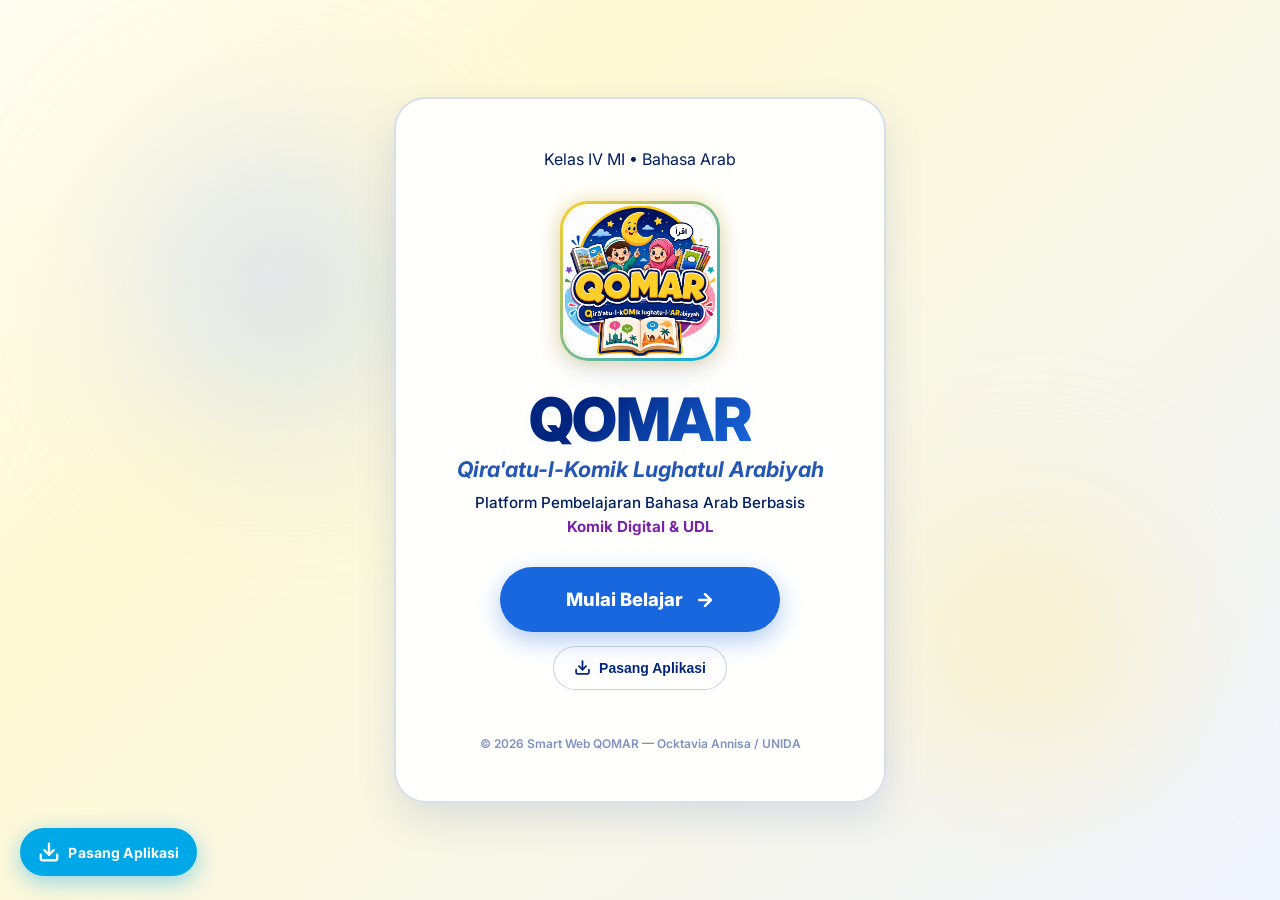
<file: index.html>
<!DOCTYPE html>
<html lang="id">

<head>
    <meta charset="UTF-8">
    <meta name="viewport" content="width=device-width, initial-scale=1.0">
    <title>QOMAR - Pembelajaran Bahasa Arab Berbasis Komik Digital</title>
    <meta name="description"
        content="QOMAR (Qira'atu-l-Komik Lughatul Arabiyah) adalah platform pembelajaran Bahasa Arab berbasis komik digital interaktif untuk siswa kelas IV Madrasah Ibtidaiyah (MI) dengan pendekatan Universal Design for Learning (UDL).">

    <!-- Google Fonts: Inter (Latin) & Amiri (Arabic) -->
    <link rel="preconnect" href="https://fonts.googleapis.com">
    <link rel="preconnect" href="https://fonts.gstatic.com" crossorigin>
    <link
        href="https://fonts.googleapis.com/css2?family=Amiri:ital,wght@0,400;0,700;1,400;1,700&family=Inter:wght@300;400;500;600;700;800&display=swap"
        rel="stylesheet">

    <!-- Inline script to prevent FOUC for UDL accessibility preferences -->
    <script>
        (function() {
            try {
                var scale = localStorage.getItem('fontScale') || '100';
                var savedDyslexia = localStorage.getItem('dyslexiaMode');
                document.documentElement.classList.add('font-scale-' + scale);
                if (savedDyslexia === 'true') {
                    document.documentElement.classList.add('dyslexia-mode');
                }
            } catch (e) {}
        })();
    </script>

    <!-- PWA Settings -->
    <meta name="theme-color" content="#00A8E8">
    <meta name="mobile-web-app-capable" content="yes">
    <meta name="apple-mobile-web-app-status-bar-style" content="default">
    <meta name="apple-mobile-web-app-title" content="QOMAR">
    <link rel="manifest" href="manifest.json">
    <link rel="apple-touch-icon" href="icons/apple-touch-icon.png">
    <link rel="icon" type="image/png" sizes="192x192" href="icons/icon-192x192.png">

    <!-- Link CSS Utama -->
    <link rel="stylesheet" href="css/common.css">
    <link rel="stylesheet" href="css/welcome.css">
</head>

<body class="bg-pattern welcome-body">

    <!-- Animated Background Blobs -->
    <div class="welcome-blob welcome-blob-1" aria-hidden="true"></div>
    <div class="welcome-blob welcome-blob-2" aria-hidden="true"></div>
    <div class="welcome-blob welcome-blob-3" aria-hidden="true"></div>

    <main class="welcome-container">
        <header id="welcome-card" class="welcome-card glass-card-strong animate-fade-in-up">

            <!-- Top Badge -->
            <div class="top-badge-container animate-fade-in">
                <span class="top-badge">Kelas IV MI • Bahasa Arab</span>
            </div>

            <!-- Floating Logo Ring -->
            <div id="logo-outer" class="welcome-logo-outer">
                <div class="welcome-logo-inner">
                    <img src="Public/Image/logo.webp" alt="Logo QOMAR" class="welcome-logo-img" fetchpriority="high" decoding="async">
                </div>
            </div>

            <!-- Welcome Header Info -->
            <div class="welcome-header">
                <h1 class="welcome-title-large">QOMAR</h1>
                <h2 class="welcome-subtitle-large">Qira'atu-l-Komik Lughatul Arabiyah</h2>
                <p class="welcome-desc-large">Platform Pembelajaran Bahasa Arab Berbasis <span>Komik Digital &
                        UDL</span></p>
            </div>

            <!-- Enter CTA Button -->
            <div class="welcome-action-area">
                <a href="Public/Page/dashboard.html" id="btn-start-learning" class="welcome-btn">
                    <span>Mulai Belajar</span>
                    <svg class="welcome-btn-icon" viewBox="0 0 24 24" fill="none" stroke="currentColor" stroke-width="3"
                        stroke-linecap="round" stroke-linejoin="round">
                        <line x1="5" y1="12" x2="19" y2="12"></line>
                        <polyline points="12 5 19 12 12 19"></polyline>
                    </svg>
                </a>
                <button type="button" class="btn-install-pwa-welcome" data-pwa-install aria-label="Pasang Aplikasi QOMAR di Perangkat">
                    <svg width="17" height="17" viewBox="0 0 24 24" fill="none" stroke="currentColor" stroke-width="2.5" stroke-linecap="round" stroke-linejoin="round" aria-hidden="true">
                        <path d="M21 15v4a2 2 0 0 1-2 2H5a2 2 0 0 1-2-2v-4"></path>
                        <polyline points="7 10 12 15 17 10"></polyline>
                        <line x1="12" y1="15" x2="12" y2="3"></line>
                    </svg>
                    <span>Pasang Aplikasi</span>
                </button>
            </div>

            <!-- Footer Badge -->
            <footer class="welcome-footer-info">
                &copy; 2026 Smart Web QOMAR — Ocktavia Annisa / UNIDA
            </footer>
        </header>
    </main>

    <!-- UDL Settings sync script -->
    <script>
        document.addEventListener('DOMContentLoaded', () => {
            const scale = localStorage.getItem('fontScale') || '100';
            const savedDyslexia = localStorage.getItem('dyslexiaMode');

            document.documentElement.className = `font-scale-${scale}`;
            if (savedDyslexia === 'true') {
                document.body.classList.add('dyslexia-mode');
            }
        });
    </script>
    <!-- PWA Helper Script -->
    <script src="js/pwa.js" defer></script>
</body>

</html>
</file>
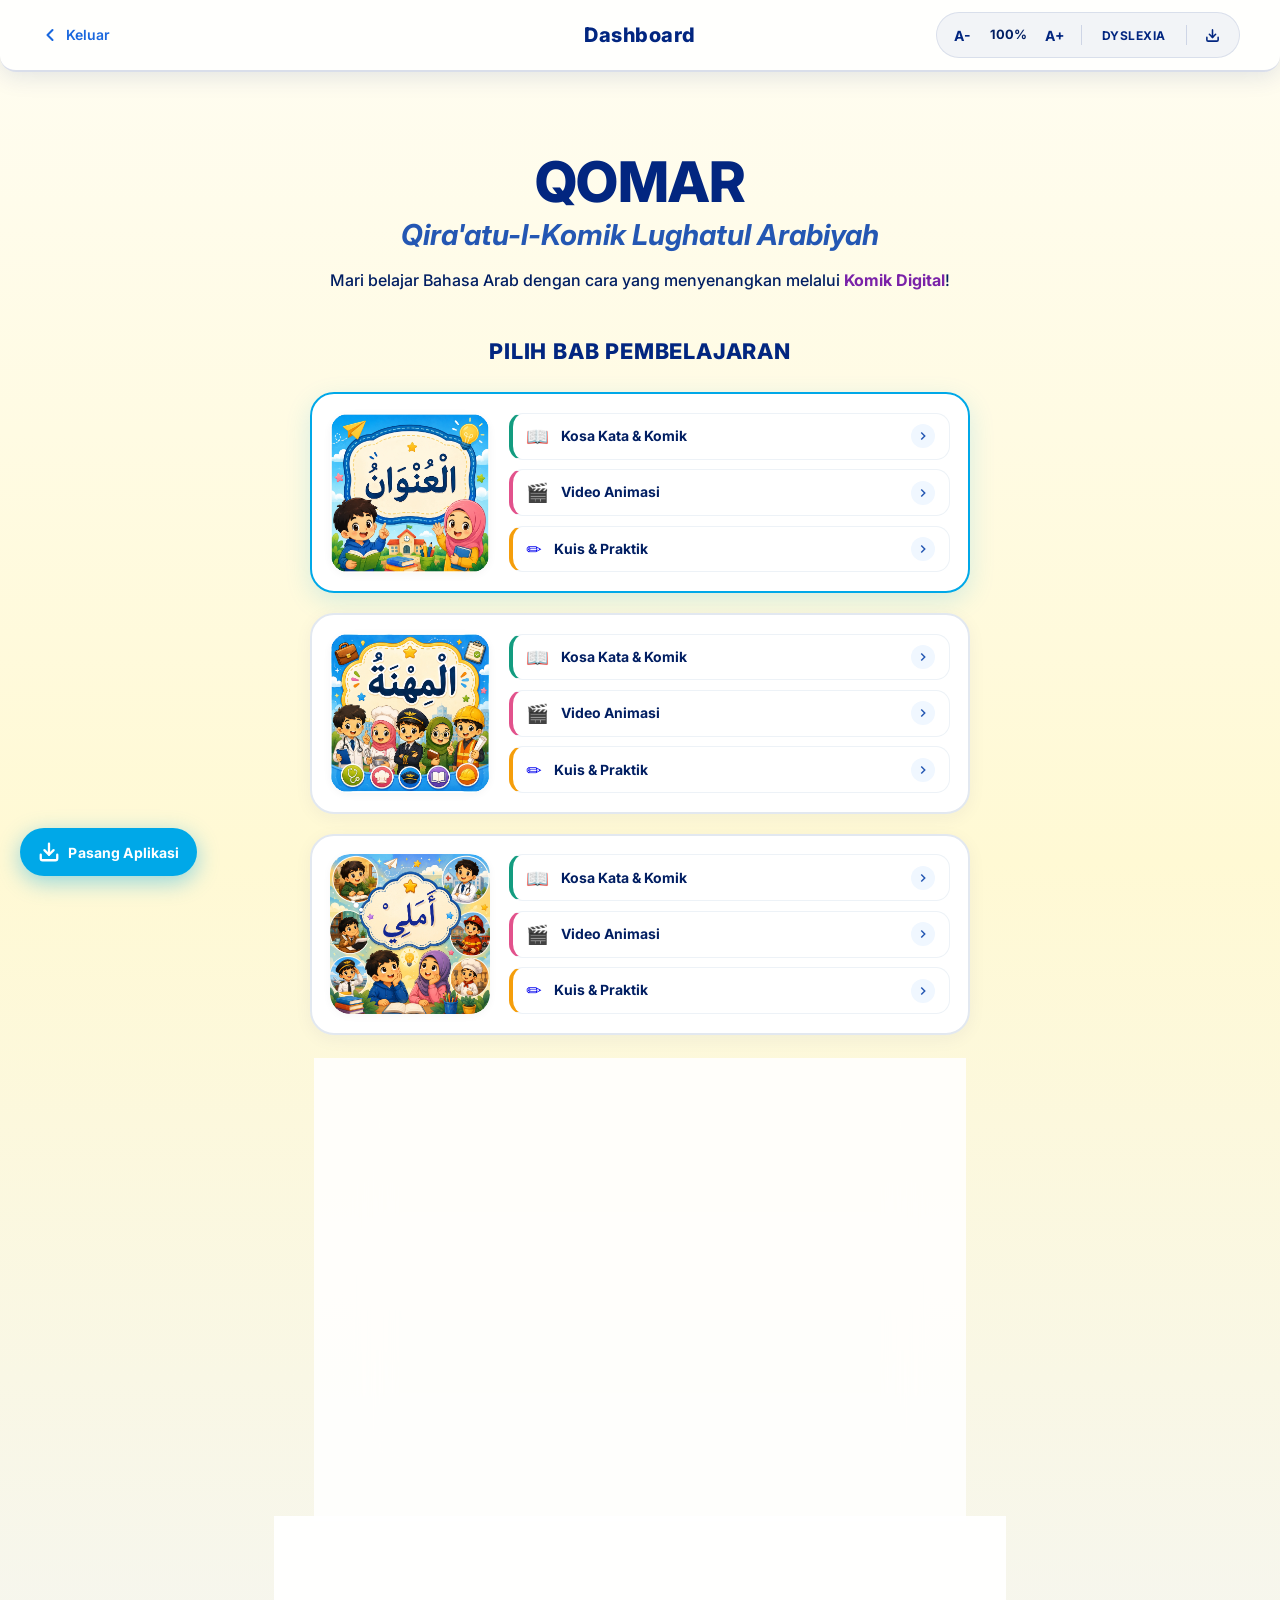
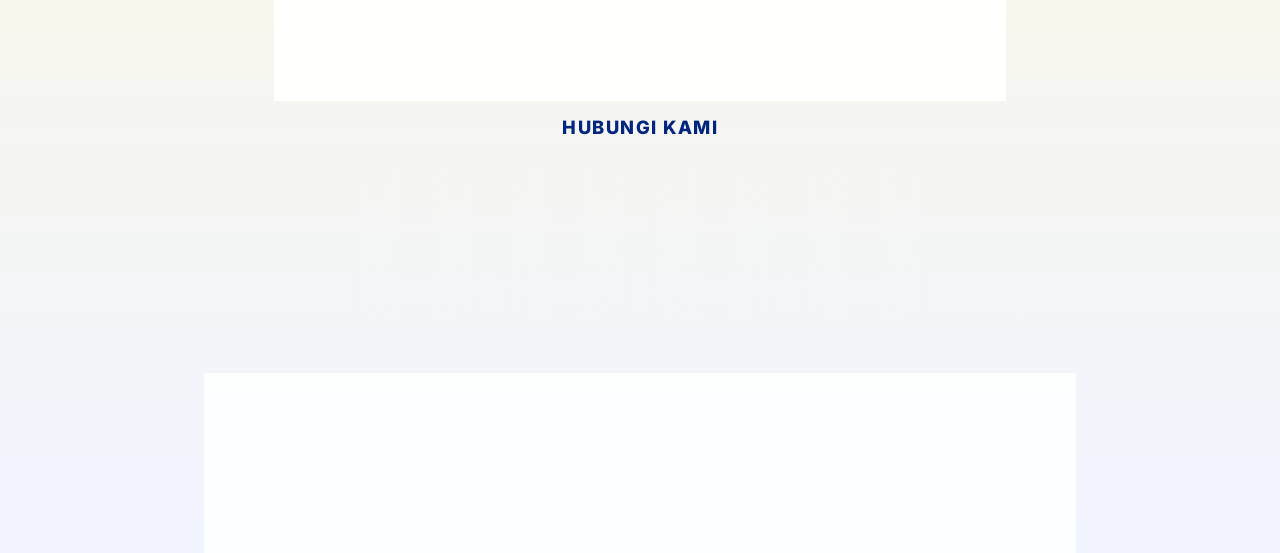
<file: dashboard.html>
<!DOCTYPE html>
<html lang="id">
<head>
    <meta charset="UTF-8">
    <meta name="theme-color" content="#00A8E8">
    <link rel="manifest" href="manifest.json">
    <link rel="apple-touch-icon" href="icons/apple-touch-icon.png">
    <meta http-equiv="refresh" content="0;url=Public/Page/dashboard.html">
    <title>Mengalihkan ke Dashboard...</title>
    <script>
        window.location.href = "Public/Page/dashboard.html" + window.location.search + window.location.hash;
    </script>
</head>
<body>
    <p>Mengalihkan ke Dashboard... Jika tidak teralihkan otomatis, <a href="Public/Page/dashboard.html">klik di sini</a>.</p>
</body>
</html>
</file>
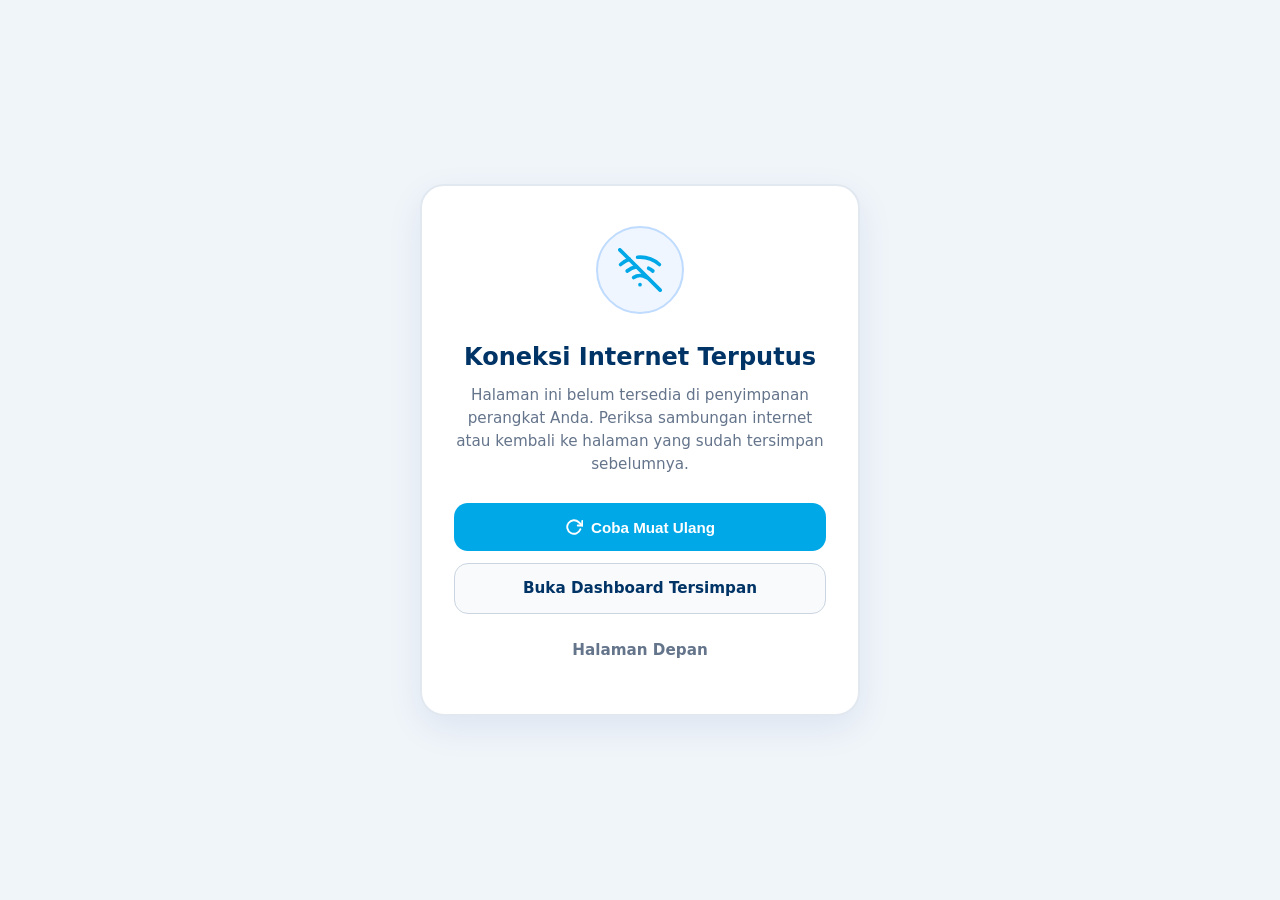
<file: offline.html>
<!DOCTYPE html>
<html lang="id">
<head>
    <meta charset="UTF-8">
    <meta name="viewport" content="width=device-width, initial-scale=1.0">
    <title>QOMAR - Mode Luar Jaringan (Offline)</title>
    <meta name="theme-color" content="#00A8E8">
    <link rel="manifest" href="manifest.json">
    <link rel="apple-touch-icon" href="icons/apple-touch-icon.png">
    <link rel="stylesheet" href="css/common.css">
    <style>
        body {
            margin: 0;
            padding: 0;
            min-height: 100vh;
            display: flex;
            align-items: center;
            justify-content: center;
            background: #F0F5FA;
            font-family: 'Inter', system-ui, -apple-system, sans-serif;
            color: #1e293b;
            box-sizing: border-box;
        }
        .offline-card {
            background: #ffffff;
            border-radius: 24px;
            padding: 2.5rem 2rem;
            max-width: 440px;
            width: 90%;
            margin: 1.5rem auto;
            text-align: center;
            box-shadow: 0 12px 36px rgba(2, 38, 128, 0.08);
            border: 2px solid #e2e8f0;
        }
        .offline-icon-wrap {
            width: 88px;
            height: 88px;
            margin: 0 auto 1.5rem;
            background: #eff6ff;
            border-radius: 50%;
            display: flex;
            align-items: center;
            justify-content: center;
            color: #00A8E8;
            border: 2px solid #bfdbfe;
        }
        .offline-icon-wrap svg {
            width: 44px;
            height: 44px;
        }
        .offline-title {
            font-size: 1.5rem;
            font-weight: 800;
            color: #003466;
            margin: 0 0 0.5rem;
        }
        .offline-desc {
            font-size: 0.95rem;
            color: #64748b;
            line-height: 1.5;
            margin: 0 0 1.75rem;
        }
        .offline-actions {
            display: flex;
            flex-direction: column;
            gap: 0.75rem;
        }
        .btn-offline-primary {
            display: inline-flex;
            align-items: center;
            justify-content: center;
            gap: 0.5rem;
            min-height: 48px;
            padding: 0.75rem 1.5rem;
            background: #00A8E8;
            color: #ffffff;
            font-weight: 700;
            font-size: 0.95rem;
            border-radius: 14px;
            text-decoration: none;
            border: none;
            cursor: pointer;
            transition: transform 0.2s, background-color 0.2s;
        }
        .btn-offline-primary:hover,
        .btn-offline-primary:focus-visible {
            background: #0090c7;
            transform: translateY(-1px);
        }
        .btn-offline-secondary {
            display: inline-flex;
            align-items: center;
            justify-content: center;
            gap: 0.5rem;
            min-height: 48px;
            padding: 0.75rem 1.5rem;
            background: #f8fafc;
            color: #003466;
            font-weight: 700;
            font-size: 0.95rem;
            border-radius: 14px;
            text-decoration: none;
            border: 1.5px solid #cbd5e1;
            cursor: pointer;
            transition: transform 0.2s, background-color 0.2s;
        }
        .btn-offline-secondary:hover,
        .btn-offline-secondary:focus-visible {
            background: #edf2f7;
            transform: translateY(-1px);
        }
    </style>
</head>
<body>
    <main class="offline-card" role="main">
        <div class="offline-icon-wrap" aria-hidden="true">
            <svg viewBox="0 0 24 24" fill="none" stroke="currentColor" stroke-width="2" stroke-linecap="round" stroke-linejoin="round">
                <line x1="1" y1="1" x2="23" y2="23"></line>
                <path d="M16.72 11.06A10.94 10.94 0 0 1 19 12.55"></path>
                <path d="M5 12.55a10.94 10.94 0 0 1 5.17-2.39"></path>
                <path d="M10.71 5.05A16 16 0 0 1 22.58 9"></path>
                <path d="M1.42 9a15.91 15.91 0 0 1 4.7-2.88"></path>
                <path d="M8.53 16.11a6 6 0 0 1 6.95 0"></path>
                <line x1="12" y1="20" x2="12.01" y2="20"></line>
            </svg>
        </div>
        <h1 class="offline-title">Koneksi Internet Terputus</h1>
        <p class="offline-desc">Halaman ini belum tersedia di penyimpanan perangkat Anda. Periksa sambungan internet atau kembali ke halaman yang sudah tersimpan sebelumnya.</p>
        <div class="offline-actions">
            <button class="btn-offline-primary" onclick="window.location.reload()">
                <svg width="18" height="18" viewBox="0 0 24 24" fill="none" stroke="currentColor" stroke-width="2.5" stroke-linecap="round" stroke-linejoin="round">
                    <polyline points="23 4 23 10 17 10"></polyline>
                    <path d="M20.49 15a9 9 0 1 1-2.12-9.36L23 10"></path>
                </svg>
                <span>Coba Muat Ulang</span>
            </button>
            <a href="Public/Page/dashboard.html" class="btn-offline-secondary">
                <span>Buka Dashboard Tersimpan</span>
            </a>
            <a href="index.html" class="btn-offline-secondary" style="border:none; background:transparent; color:#64748b;">
                <span>Halaman Depan</span>
            </a>
        </div>
    </main>
</body>
</html>
</file>
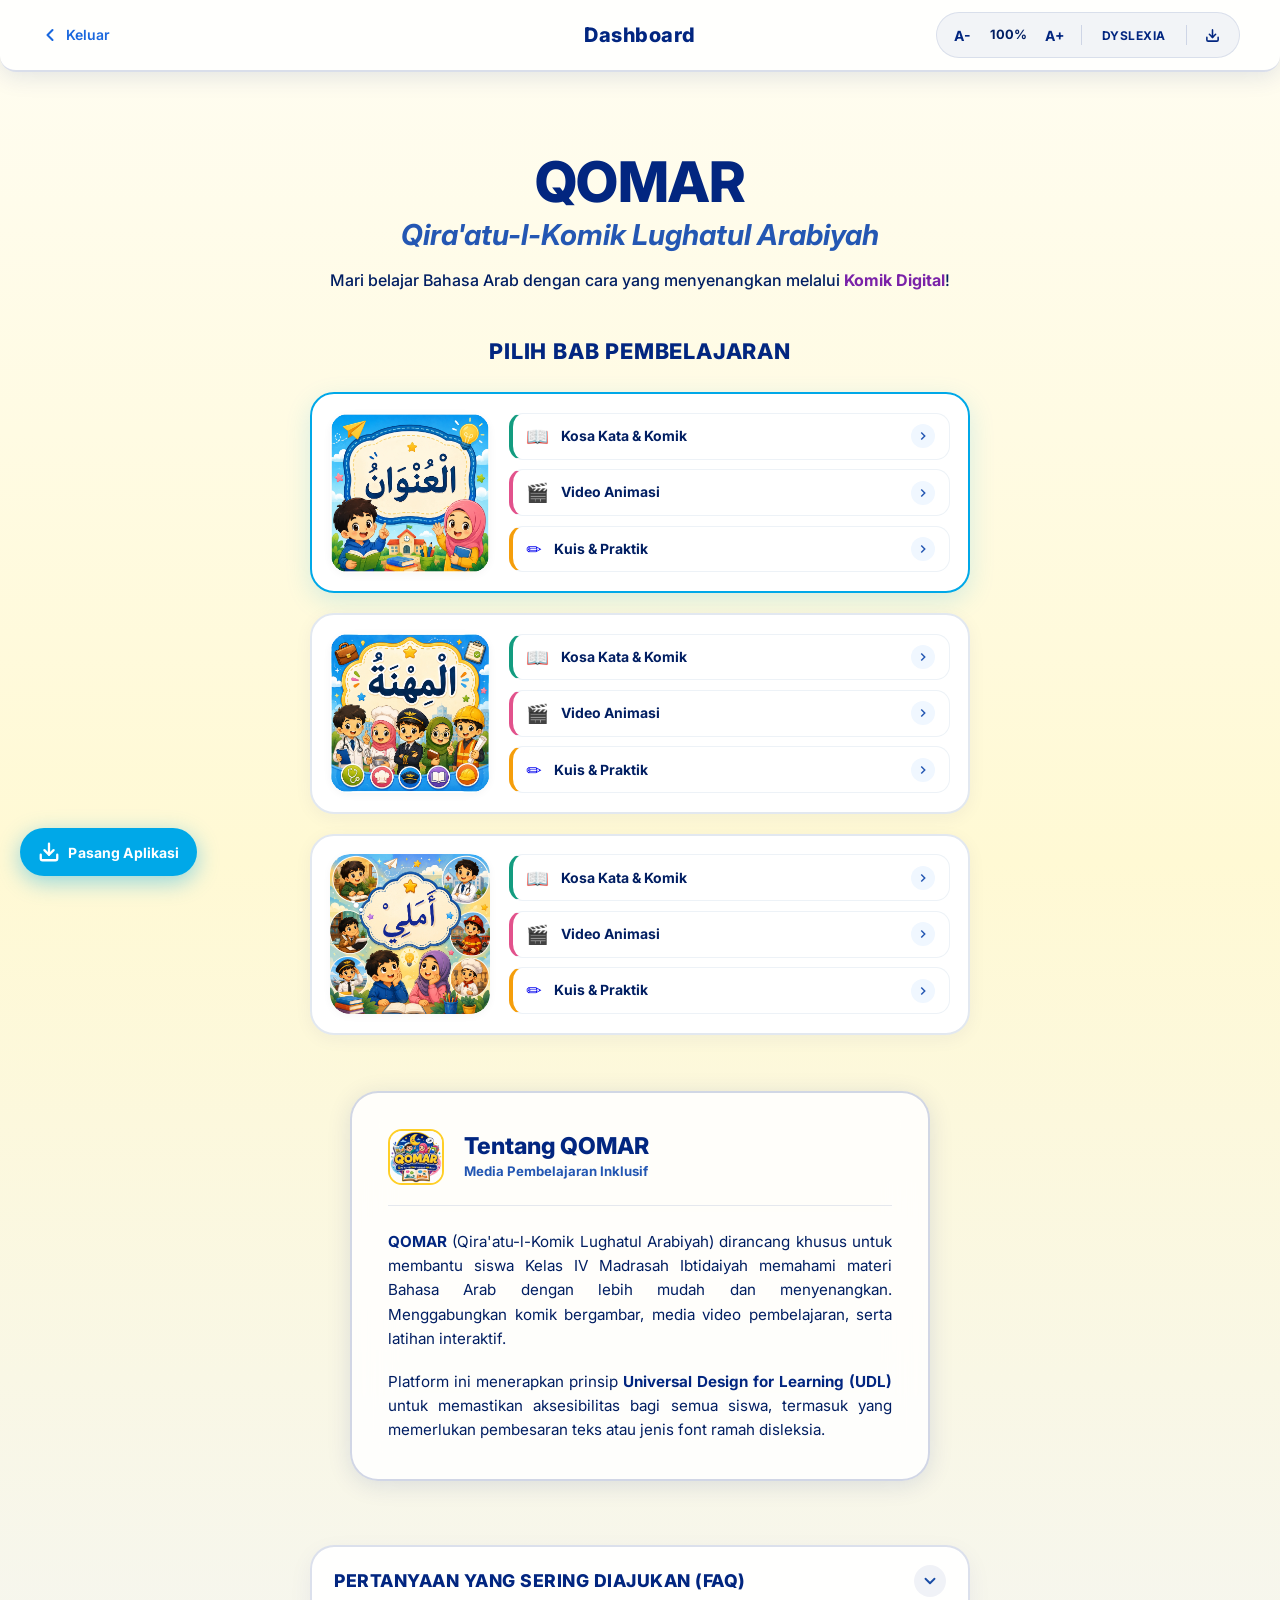
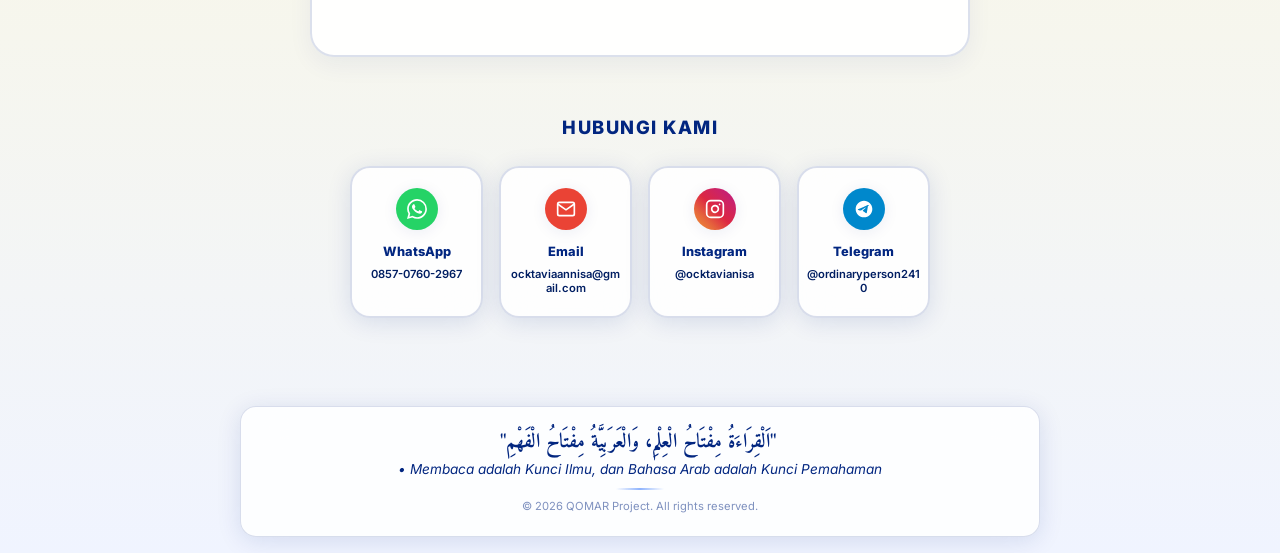
<file: Public/Page/dashboard.html>
<!DOCTYPE html>
<html lang="id">

<head>
    <meta charset="UTF-8">
    <meta name="viewport" content="width=device-width, initial-scale=1.0">
    <title>QOMAR - Dashboard Pembelajaran</title>
    <meta name="description"
        content="Dashboard utama platform pembelajaran Bahasa Arab berbasis komik digital QOMAR untuk siswa kelas IV MI.">

    <!-- Google Fonts: Inter (Latin) & Amiri (Arabic) -->
    <link rel="preconnect" href="https://fonts.googleapis.com">
    <link rel="preconnect" href="https://fonts.gstatic.com" crossorigin>
    <link
        href="https://fonts.googleapis.com/css2?family=Amiri:ital,wght@0,400;0,700;1,400;1,700&family=Inter:wght@300;400;500;600;700;800&display=swap"
        rel="stylesheet">

    <!-- Inline script to prevent FOUC for UDL preferences -->
    <script>
        (function () {
            try {
                var scale = localStorage.getItem('fontScale') || '100';
                var savedDyslexia = localStorage.getItem('dyslexiaMode');
                document.documentElement.classList.add('font-scale-' + scale);
                if (savedDyslexia === 'true') {
                    document.documentElement.classList.add('dyslexia-mode');
                }
            } catch (e) { }
        })();
    </script>

    <!-- PWA Settings -->
    <meta name="theme-color" content="#00A8E8">
    <meta name="mobile-web-app-capable" content="yes">
    <meta name="apple-mobile-web-app-status-bar-style" content="default">
    <meta name="apple-mobile-web-app-title" content="QOMAR">
    <link rel="manifest" href="../../manifest.json">
    <link rel="apple-touch-icon" href="../../icons/apple-touch-icon.png">
    <link rel="icon" type="image/png" sizes="192x192" href="../../icons/icon-192x192.png">

    <!-- Stylesheets -->
    <link rel="stylesheet" href="../../css/common.css">
    <link rel="stylesheet" href="../../css/index.css">
</head>

<body class="bg-pattern landing-body">

    <!-- Header & UDL Toolbar -->
    <header class="main-header glass-card">
        <div class="header-container container">
            <div class="header-left">
                <a href="../../index.html" class="back-link" id="btn-back">
                    <svg class="chevron-icon" viewBox="0 0 24 24" fill="none" stroke="currentColor" stroke-width="2.5"
                        stroke-linecap="round" stroke-linejoin="round">
                        <polyline points="15 18 9 12 15 6"></polyline>
                    </svg>
                    <span>Keluar</span>
                </a>
            </div>

            <div class="header-center">
                <span class="header-title">Dashboard</span>
            </div>

            <div class="header-right">
                <!-- UDL Toolbar -->
                <div class="udl-toolbar" role="toolbar" aria-label="Toolbar Aksesibilitas UDL">
                    <button id="btn-zoom-out" class="udl-btn" aria-label="Perkecil Ukuran Teks">A-</button>
                    <span id="zoom-indicator" class="zoom-indicator">100%</span>
                    <button id="btn-zoom-in" class="udl-btn" aria-label="Perbesar Ukuran Teks">A+</button>
                    <div class="udl-divider"></div>
                    <button id="btn-dyslexia-toggle" class="udl-btn dyslexia-toggle"
                        aria-label="Toggle Font Disleksia">Dyslexia</button>
                    <div class="udl-divider"></div>
                    <button id="btn-pwa-install-dash" class="udl-btn" data-pwa-install aria-label="Pasang Aplikasi (PWA)" title="Pasang Aplikasi">
                        <svg width="15" height="15" viewBox="0 0 24 24" fill="none" stroke="currentColor" stroke-width="2.5" stroke-linecap="round" stroke-linejoin="round" aria-hidden="true">
                            <path d="M21 15v4a2 2 0 0 1-2 2H5a2 2 0 0 1-2-2v-4"></path>
                            <polyline points="7 10 12 15 17 10"></polyline>
                            <line x1="12" y1="15" x2="12" y2="3"></line>
                        </svg>
                    </button>
                </div>
            </div>
        </div>
    </header>

    <!-- Main Container -->
    <main class="landing-container">



        <!-- Hero Header -->
        <div class="hero-header">
            <h1 class="landing-title">QOMAR</h1>
            <p class="landing-subtitle-main">Qira'atu-l-Komik Lughatul Arabiyah</p>
            <p class="landing-subtext">Mari belajar Bahasa Arab dengan cara yang menyenangkan melalui <span>Komik
                    Digital</span>!</p>
        </div>

        <!-- Bab Selection Section -->
        <div class="bab-selection-section">
            <h2 class="bab-section-title">Pilih Bab Pembelajaran</h2>
            <div class="bab-list">

                <!-- BAB 1 -->
                <div class="bab-card glass-card active" id="bab-card-1">
                    <div class="bab-card-inner">
                        <div class="bab-card-media">
                            <img src="../Image/ICON BAB 1.webp" alt="Ilustrasi Bab 1 - Alamat" class="bab-card-image"
                                loading="lazy" decoding="async">
                        </div>
                        <div class="bab-card-content">
                            <div class="bab-suboptions">
                                <a href="kosa_kata.html?tema=tema1" class="suboption-item icon-teal-soft">
                                    <span class="suboption-emoji">📖</span>
                                    <span class="suboption-title">Kosa Kata & Komik</span>
                                    <div class="suboption-arrow">
                                        <svg viewBox="0 0 24 24" fill="none" stroke="currentColor" stroke-width="2.5">
                                            <polyline points="9 18 15 12 9 6"></polyline>
                                        </svg>
                                    </div>
                                </a>
                                <a href="video.html?bab=1" class="suboption-item icon-pink-soft">
                                    <span class="suboption-emoji">🎬</span>
                                    <span class="suboption-title">Video Animasi</span>
                                    <div class="suboption-arrow">
                                        <svg viewBox="0 0 24 24" fill="none" stroke="currentColor" stroke-width="2.5">
                                            <polyline points="9 18 15 12 9 6"></polyline>
                                        </svg>
                                    </div>
                                </a>
                                <a href="kuis.html?bab=1" class="suboption-item icon-amber-soft">
                                    <span class="suboption-emoji">✏️</span>
                                    <span class="suboption-title">Kuis & Praktik</span>
                                    <div class="suboption-arrow">
                                        <svg viewBox="0 0 24 24" fill="none" stroke="currentColor" stroke-width="2.5">
                                            <polyline points="9 18 15 12 9 6"></polyline>
                                        </svg>
                                    </div>
                                </a>
                            </div>
                        </div>
                    </div>
                </div>

                <!-- BAB 2 -->
                <div class="bab-card glass-card" id="bab-card-2">
                    <div class="bab-card-inner">
                        <div class="bab-card-media">
                            <img src="../Image/ICON BAB 2.webp" alt="Ilustrasi Bab 2 - Profesi" class="bab-card-image"
                                loading="lazy" decoding="async">
                        </div>
                        <div class="bab-card-content">
                            <div class="bab-suboptions">
                                <a href="kosa_kata.html?tema=tema2" class="suboption-item icon-teal-soft">
                                    <span class="suboption-emoji">📖</span>
                                    <span class="suboption-title">Kosa Kata & Komik</span>
                                    <div class="suboption-arrow">
                                        <svg viewBox="0 0 24 24" fill="none" stroke="currentColor" stroke-width="2.5">
                                            <polyline points="9 18 15 12 9 6"></polyline>
                                        </svg>
                                    </div>
                                </a>
                                <a href="video.html?bab=2" class="suboption-item icon-pink-soft">
                                    <span class="suboption-emoji">🎬</span>
                                    <span class="suboption-title">Video Animasi</span>
                                    <div class="suboption-arrow">
                                        <svg viewBox="0 0 24 24" fill="none" stroke="currentColor" stroke-width="2.5">
                                            <polyline points="9 18 15 12 9 6"></polyline>
                                        </svg>
                                    </div>
                                </a>
                                <a href="kuis.html?bab=2" class="suboption-item icon-amber-soft">
                                    <span class="suboption-emoji">✏️</span>
                                    <span class="suboption-title">Kuis & Praktik</span>
                                    <div class="suboption-arrow">
                                        <svg viewBox="0 0 24 24" fill="none" stroke="currentColor" stroke-width="2.5">
                                            <polyline points="9 18 15 12 9 6"></polyline>
                                        </svg>
                                    </div>
                                </a>
                            </div>
                        </div>
                    </div>
                </div>

                <!-- BAB 3 -->
                <div class="bab-card glass-card" id="bab-card-3">
                    <div class="bab-card-inner">
                        <div class="bab-card-media">
                            <img src="../Image/ICON BAB 3.webp" alt="Ilustrasi Bab 3 - Cita-cita" class="bab-card-image"
                                loading="lazy" decoding="async">
                        </div>
                        <div class="bab-card-content">
                            <div class="bab-suboptions">
                                <a href="kosa_kata.html?tema=tema3" class="suboption-item icon-teal-soft">
                                    <span class="suboption-emoji">📖</span>
                                    <span class="suboption-title">Kosa Kata & Komik</span>
                                    <div class="suboption-arrow">
                                        <svg viewBox="0 0 24 24" fill="none" stroke="currentColor" stroke-width="2.5">
                                            <polyline points="9 18 15 12 9 6"></polyline>
                                        </svg>
                                    </div>
                                </a>
                                <a href="video.html?bab=3" class="suboption-item icon-pink-soft">
                                    <span class="suboption-emoji">🎬</span>
                                    <span class="suboption-title">Video Animasi</span>
                                    <div class="suboption-arrow">
                                        <svg viewBox="0 0 24 24" fill="none" stroke="currentColor" stroke-width="2.5">
                                            <polyline points="9 18 15 12 9 6"></polyline>
                                        </svg>
                                    </div>
                                </a>
                                <a href="kuis.html?bab=3" class="suboption-item icon-amber-soft">
                                    <span class="suboption-emoji">✏️</span>
                                    <span class="suboption-title">Kuis & Praktik</span>
                                    <div class="suboption-arrow">
                                        <svg viewBox="0 0 24 24" fill="none" stroke="currentColor" stroke-width="2.5">
                                            <polyline points="9 18 15 12 9 6"></polyline>
                                        </svg>
                                    </div>
                                </a>
                            </div>
                        </div>
                    </div>
                </div>

            </div>
        </div>

        <!-- Synopsis Section -->
        <div class="synopsis-single-section">
            <div class="synopsis-card glass-card">
                <div class="synopsis-header">
                    <div class="synopsis-avatar">
                        <img src="../Image/logo.webp" alt="Avatar QOMAR" class="synopsis-avatar-img" loading="lazy"
                            decoding="async">
                    </div>
                    <div class="synopsis-header-text">
                        <h3 class="synopsis-main-title">Tentang QOMAR</h3>
                        <p class="synopsis-subtitle-main">Media Pembelajaran Inklusif</p>
                    </div>
                </div>
                <div class="synopsis-body">
                    <p><strong>QOMAR</strong> (Qira'atu-l-Komik Lughatul Arabiyah) dirancang khusus untuk membantu siswa
                        Kelas IV Madrasah Ibtidaiyah memahami materi Bahasa Arab dengan lebih mudah dan menyenangkan.
                        Menggabungkan komik bergambar, media video pembelajaran, serta latihan interaktif.</p>
                    <p>Platform ini menerapkan prinsip <strong>Universal Design for Learning (UDL)</strong> untuk
                        memastikan aksesibilitas bagi semua siswa, termasuk yang memerlukan pembesaran teks atau jenis
                        font ramah disleksia.</p>
                </div>
            </div>
        </div>

        <!-- FAQ Section (Single Accordion Button) -->
        <div class="faq-section animate-fade-in-up" style="animation-delay: 0.1s;">
            <div class="faq-main-card glass-card" id="faq-main-card">
                <button class="faq-main-trigger" id="faq-main-trigger" aria-expanded="false"
                    aria-controls="faq-main-content">
                    <h3 class="faq-section-title">Pertanyaan yang Sering Diajukan (FAQ)</h3>
                    <div class="faq-main-chevron">
                        <svg viewBox="0 0 24 24" fill="none" stroke="currentColor" stroke-width="2.5"
                            stroke-linecap="round" stroke-linejoin="round">
                            <polyline points="6 9 12 15 18 9"></polyline>
                        </svg>
                    </div>
                </button>
                <div class="faq-main-content-wrapper" id="faq-main-content" role="region"
                    aria-label="Daftar Pertanyaan FAQ">
                    <div class="faq-main-content-inner">
                        <div class="faq-grid">

                            <!-- FAQ Item 1 -->
                            <div class="faq-item">
                                <button class="faq-trigger" aria-expanded="false" aria-controls="faq-answer-1">
                                    <span class="faq-question">Cara pakai QOMAR?</span>
                                    <span class="faq-icon-wrapper">
                                        <svg class="faq-icon" viewBox="0 0 24 24" fill="none" stroke="currentColor"
                                            stroke-width="2.5" stroke-linecap="round" stroke-linejoin="round">
                                            <polyline points="6 9 12 15 18 9"></polyline>
                                        </svg>
                                    </span>
                                </button>
                                <div class="faq-answer-wrapper" id="faq-answer-1" role="region"
                                    aria-label="Jawaban FAQ 1">
                                    <div class="faq-answer-content">
                                        <div class="faq-answer-inner">
                                            <p>Pilih Bab pembelajaran, pelajari kosakata/komik, tonton video, lalu kerjakan kuis evaluasi.</p>
                                        </div>
                                    </div>
                                </div>
                            </div>

                            <!-- FAQ Item 2 -->
                            <div class="faq-item">
                                <button class="faq-trigger" aria-expanded="false" aria-controls="faq-answer-2">
                                    <span class="faq-question">Fungsi tombol audio?</span>
                                    <span class="faq-icon-wrapper">
                                        <svg class="faq-icon" viewBox="0 0 24 24" fill="none" stroke="currentColor"
                                            stroke-width="2.5" stroke-linecap="round" stroke-linejoin="round">
                                            <polyline points="6 9 12 15 18 9"></polyline>
                                        </svg>
                                    </span>
                                </button>
                                <div class="faq-answer-wrapper" id="faq-answer-2" role="region"
                                    aria-label="Jawaban FAQ 2">
                                    <div class="faq-answer-content">
                                        <div class="faq-answer-inner">
                                            <p>Mendengarkan pelafalan kosakata dan dialog bahasa Arab yang fasih dan benar.</p>
                                        </div>
                                    </div>
                                </div>
                            </div>

                            <!-- FAQ Item 3 -->
                            <div class="faq-item">
                                <button class="faq-trigger" aria-expanded="false" aria-controls="faq-answer-3">
                                    <span class="faq-question">Akses di HP/Tablet?</span>
                                    <span class="faq-icon-wrapper">
                                        <svg class="faq-icon" viewBox="0 0 24 24" fill="none" stroke="currentColor"
                                            stroke-width="2.5" stroke-linecap="round" stroke-linejoin="round">
                                            <polyline points="6 9 12 15 18 9"></polyline>
                                        </svg>
                                    </span>
                                </button>
                                <div class="faq-answer-wrapper" id="faq-answer-3" role="region"
                                    aria-label="Jawaban FAQ 3">
                                    <div class="faq-answer-content">
                                        <div class="faq-answer-inner">
                                            <p>Ya, dapat diakses dari smartphone, tablet, maupun komputer via web browser.</p>
                                        </div>
                                    </div>
                                </div>
                            </div>

                            <!-- FAQ Item 4 -->
                            <div class="faq-item">
                                <button class="faq-trigger" aria-expanded="false" aria-controls="faq-answer-4">
                                    <span class="faq-question">Cara kerja kuis?</span>
                                    <span class="faq-icon-wrapper">
                                        <svg class="faq-icon" viewBox="0 0 24 24" fill="none" stroke="currentColor"
                                            stroke-width="2.5" stroke-linecap="round" stroke-linejoin="round">
                                            <polyline points="6 9 12 15 18 9"></polyline>
                                        </svg>
                                    </span>
                                </button>
                                <div class="faq-answer-wrapper" id="faq-answer-4" role="region"
                                    aria-label="Jawaban FAQ 4">
                                    <div class="faq-answer-content">
                                        <div class="faq-answer-inner">
                                            <p>Jawab soal Pilihan Ganda, Essay, atau Praktik lalu klik Kirim untuk melihat nilai otomatis.</p>
                                        </div>
                                    </div>
                                </div>
                            </div>

                            <!-- FAQ Item 5 -->
                            <div class="faq-item">
                                <button class="faq-trigger" aria-expanded="false" aria-controls="faq-answer-5">
                                    <span class="faq-question">Bisa diulang kembali?</span>
                                    <span class="faq-icon-wrapper">
                                        <svg class="faq-icon" viewBox="0 0 24 24" fill="none" stroke="currentColor"
                                            stroke-width="2.5" stroke-linecap="round" stroke-linejoin="round">
                                            <polyline points="6 9 12 15 18 9"></polyline>
                                        </svg>
                                    </span>
                                </button>
                                <div class="faq-answer-wrapper" id="faq-answer-5" role="region"
                                    aria-label="Jawaban FAQ 5">
                                    <div class="faq-answer-content">
                                        <div class="faq-answer-inner">
                                            <p>Tentu, seluruh materi, komik, dan video dapat diulang kapan saja tanpa batas.</p>
                                        </div>
                                    </div>
                                </div>
                            </div>

                            <!-- FAQ Item 6 -->
                            <div class="faq-item">
                                <button class="faq-trigger" aria-expanded="false" aria-controls="faq-answer-6">
                                    <span class="faq-question">Kendala teknis?</span>
                                    <span class="faq-icon-wrapper">
                                        <svg class="faq-icon" viewBox="0 0 24 24" fill="none" stroke="currentColor"
                                            stroke-width="2.5" stroke-linecap="round" stroke-linejoin="round">
                                            <polyline points="6 9 12 15 18 9"></polyline>
                                        </svg>
                                    </span>
                                </button>
                                <div class="faq-answer-wrapper" id="faq-answer-6" role="region"
                                    aria-label="Jawaban FAQ 6">
                                    <div class="faq-answer-content">
                                        <div class="faq-answer-inner">
                                            <p>Refresh halaman web terlebih dahulu, atau hubungi guru/administrator via kontak di bawah.</p>
                                        </div>
                                    </div>
                                </div>
                            </div>

                        </div>
                    </div>
                </div>
            </div>
        </div>

        <!-- Contact Section -->
        <div class="contact-card-section">
            <h3 class="contact-section-title">Hubungi Kami</h3>
            <div class="contact-card-grid">

                <a href="https://wa.me/6285707602967" target="_blank" class="contact-info-card val-wa glass-card">
                    <div class="contact-info-icon bg-wa">
                        <svg viewBox="0 0 24 24" fill="currentColor">
                            <path
                                d="M17.472 14.382c-.297-.149-1.758-.867-2.03-.967-.273-.099-.471-.148-.67.15-.197.297-.767.966-.94 1.164-.173.199-.347.223-.644.075-.297-.15-1.255-.463-2.39-1.475-.883-.788-1.48-1.761-1.653-2.059-.173-.297-.018-.458.13-.606.134-.133.298-.347.446-.52.149-.174.198-.298.298-.497.099-.198.05-.371-.025-.52-.075-.149-.669-1.612-.916-2.207-.242-.579-.487-.5-.669-.51-.173-.008-.371-.01-.57-.01-.198 0-.52.074-.792.372-.272.297-1.04 1.016-1.04 2.479 0 1.462 1.065 2.875 1.213 3.074.149.198 2.096 3.2 5.077 4.487.709.306 1.262.489 1.694.625.712.227 1.36.195 1.871.118.571-.085 1.758-.719 2.006-1.413.248-.694.248-1.289.173-1.413-.074-.124-.272-.198-.57-.347m-5.421 7.403h-.004a9.87 9.87 0 01-5.031-1.378l-.361-.214-3.741.982.998-3.648-.235-.374a9.86 9.86 0 01-1.51-5.26c.001-5.45 4.436-9.884 9.888-9.884 2.64 0 5.122 1.03 6.988 2.898a9.825 9.825 0 012.893 6.994c-.003 5.45-4.437 9.884-9.885 9.884m8.413-18.297A11.815 11.815 0 0012.05 0C5.495 0 .16 5.335.157 11.892c0 2.096.547 4.142 1.588 5.945L0 24l6.335-1.662c1.746.953 3.71 1.458 5.704 1.46h.005c6.554 0 11.89-5.335 11.893-11.893a11.821 11.821 0 00-3.48-8.413z">
                            </path>
                        </svg>
                    </div>
                    <span class="contact-info-label">WhatsApp</span>
                    <span class="contact-info-value">0857-0760-2967</span>
                </a>

                <a href="mailto:ocktaviaannisa@gmail.com" class="contact-info-card val-email glass-card">
                    <div class="contact-info-icon bg-email">
                        <svg viewBox="0 0 24 24" fill="none" stroke="currentColor" stroke-width="2">
                            <path d="M4 4h16c1.1 0 2 .9 2 2v12c0 1.1-.9 2-2 2H4c-1.1 0-2-.9-2-2V6c0-1.1.9-2 2-2z">
                            </path>
                            <polyline points="22,6 12,13 2,6"></polyline>
                        </svg>
                    </div>
                    <span class="contact-info-label">Email</span>
                    <span class="contact-info-value">ocktaviaannisa@gmail.com</span>
                </a>

                <a href="https://instagram.com/ocktavianisa" target="_blank"
                    class="contact-info-card val-ig glass-card">
                    <div class="contact-info-icon bg-ig">
                        <svg viewBox="0 0 24 24" fill="none" stroke="currentColor" stroke-width="2"
                            stroke-linecap="round" stroke-linejoin="round">
                            <rect x="2" y="2" width="20" height="20" rx="5" ry="5"></rect>
                            <path d="M16 11.37A4 4 0 1 1 12.63 8 4 4 0 0 1 16 11.37z"></path>
                            <line x1="17.5" y1="6.5" x2="17.51" y2="6.5"></line>
                        </svg>
                    </div>
                    <span class="contact-info-label">Instagram</span>
                    <span class="contact-info-value">@ocktavianisa</span>
                </a>

                <a href="https://t.me/ordinaryperson2410" target="_blank" class="contact-info-card val-tg glass-card">
                    <div class="contact-info-icon bg-tg">
                        <svg viewBox="0 0 24 24" fill="currentColor">
                            <path
                                d="M12 2C6.48 2 2 6.48 2 12s4.48 10 10 10 10-4.48 10-10S17.52 2 12 2zm4.64 6.8c-.15 1.58-.8 5.42-1.13 7.19-.14.75-.42 1-.68 1.03-.58.05-1.02-.38-1.58-.75-.88-.58-1.38-.94-2.23-1.5-1-.65-.35-1 .22-1.62.15-.16 2.72-2.5 2.77-2.7.01-.03.01-.14-.05-.2-.06-.06-.16-.04-.23-.02-.1.02-1.69 1.07-4.78 3.16-.45.3-.87.46-1.25.45-.42-.01-1.23-.24-1.83-.43-.74-.24-1.33-.37-1.28-.79.03-.22.33-.45.9-.69 3.52-1.53 5.87-2.54 7.05-3.03 3.36-1.39 4.06-1.63 4.52-1.64.1 0 .33.02.48.15.12.1.16.24.18.34.02.09.02.26.01.38z">
                            </path>
                        </svg>
                    </div>
                    <span class="contact-info-label">Telegram</span>
                    <span class="contact-info-value">@ordinaryperson2410</span>
                </a>

            </div>
        </div>

        <!-- Footer inside Card -->
        <footer class="ebook-footer">
            <div class="ebook-footer-card glass-card">
                <p class="ebook-footer-quote"><span lang="ar" class="arabic-text"
                        style="font-size: 1.25rem; font-style: normal; font-weight: bold; margin-right: 0.25rem; display: inline-block;">"اَلْقِرَاءَةُ
                        مِفْتَاحُ الْعِلْمِ، وَالْعَرَبِيَّةُ مِفْتَاحُ الْفَهْمِ"</span>
                    <br> • Membaca adalah Kunci Ilmu, dan Bahasa Arab adalah Kunci Pemahaman
                </p>
                <div class="ebook-footer-divider"></div>
                <p class="ebook-footer-copyright">© 2026 QOMAR Project. All rights reserved.</p>
            </div>
        </footer>

    </main>

    <!-- UDL Toolbar JavaScript Logic -->
    <script>
        document.addEventListener('DOMContentLoaded', () => {
            const htmlEl = document.documentElement;
            const bodyEl = document.body;
            const btnZoomIn = document.getElementById('btn-zoom-in');
            const btnZoomOut = document.getElementById('btn-zoom-out');
            const zoomIndicator = document.getElementById('zoom-indicator');
            const btnDyslexia = document.getElementById('btn-dyslexia-toggle');

            // Load Preferences
            let currentScale = parseInt(localStorage.getItem('fontScale')) || 100;
            let isDyslexia = localStorage.getItem('dyslexiaMode') === 'true';

            function applyPreferences() {
                // Remove existing font scale classes
                htmlEl.className = htmlEl.className.replace(/\bfont-scale-\d+\b/g, '');
                htmlEl.classList.add(`font-scale-${currentScale}`);
                if (zoomIndicator) {
                    zoomIndicator.textContent = `${currentScale}%`;
                }

                // Apply Dyslexia Mode
                if (isDyslexia) {
                    bodyEl.classList.add('dyslexia-mode');
                    if (btnDyslexia) btnDyslexia.classList.add('active');
                } else {
                    bodyEl.classList.remove('dyslexia-mode');
                    if (btnDyslexia) btnDyslexia.classList.remove('active');
                }
            }

            // Initial apply
            applyPreferences();

            // Event Listeners
            if (btnZoomIn) {
                btnZoomIn.addEventListener('click', () => {
                    if (currentScale < 160) {
                        currentScale += 10;
                        localStorage.setItem('fontScale', currentScale);
                        applyPreferences();
                    }
                });
            }

            if (btnZoomOut) {
                btnZoomOut.addEventListener('click', () => {
                    if (currentScale > 100) {
                        currentScale -= 10;
                        localStorage.setItem('fontScale', currentScale);
                        applyPreferences();
                    }
                });
            }

            if (btnDyslexia) {
                btnDyslexia.addEventListener('click', () => {
                    isDyslexia = !isDyslexia;
                    localStorage.setItem('dyslexiaMode', isDyslexia);
                    applyPreferences();
                });
            }

            // Bab Card Active Highlight Toggle
            const babCards = document.querySelectorAll('.bab-card');
            babCards.forEach(card => {
                card.addEventListener('click', (e) => {
                    // Do not prevent default so that links in suboptions navigate normally
                    babCards.forEach(c => c.classList.remove('active'));
                    card.classList.add('active');
                });
            });

            // FAQ Main Card Accordion Toggle Logic
            const faqMainTrigger = document.getElementById('faq-main-trigger');
            const faqMainCard = document.getElementById('faq-main-card');
            if (faqMainTrigger && faqMainCard) {
                faqMainTrigger.addEventListener('click', () => {
                    const isActive = faqMainCard.classList.contains('active');
                    if (isActive) {
                        faqMainCard.classList.remove('active');
                        faqMainTrigger.setAttribute('aria-expanded', 'false');
                    } else {
                        faqMainCard.classList.add('active');
                        faqMainTrigger.setAttribute('aria-expanded', 'true');
                    }
                });
            }

            // FAQ Individual Items Accordion Toggle Logic
            const faqTriggers = document.querySelectorAll('.faq-trigger');
            faqTriggers.forEach(trigger => {
                trigger.addEventListener('click', () => {
                    const item = trigger.closest('.faq-item');
                    const isActive = item.classList.contains('active');

                    // Close all other active items
                    document.querySelectorAll('.faq-item.active').forEach(activeItem => {
                        if (activeItem !== item) {
                            activeItem.classList.remove('active');
                            activeItem.querySelector('.faq-trigger').setAttribute('aria-expanded', 'false');
                        }
                    });

                    // Toggle current item
                    if (isActive) {
                        item.classList.remove('active');
                        trigger.setAttribute('aria-expanded', 'false');
                    } else {
                        item.classList.add('active');
                        trigger.setAttribute('aria-expanded', 'true');
                    }
                });
            });
        });
    </script>
    <!-- PWA Helper Script -->
    <script src="../../js/pwa.js" defer></script>
</body>

</html>
</file>
<file: css/common.css>
/* ==========================================================================
   Core Design System & Shared Styles (common.css) - QOMAR Project
   ========================================================================== */

:root {
  /* ===== Color Palette: Extracted from QOMAR Logo ===== */
  --color-cream-50: #FFFDF2;
  --color-cream-100: #FFF9D4;
  --color-cream-200: #FFEAA2;
  --color-cream-300: #FAD15B;
  --color-cream-400: #E6B525;

  --color-blue-50: #F0F4FF;
  --color-blue-100: #E5EEFF;
  --color-blue-200: #C1D5FE;
  --color-blue-300: #8EB3FD;
  --color-blue-400: #00A8E8;
  --color-blue-500: #1967de;
  --color-blue-600: #2457b3;
  --color-blue-700: #1a4da6;
  --color-blue-800: #022680;
  /* Logo Deep Blue */
  --color-blue-900: #011E62;
  /* Very Dark Blue for text */

  /* Logo accents */
  --color-pink-500: #E2528C;
  /* Hijab Pink */
  --color-teal-500: #139C80;
  /* Shirt Teal */
  --color-purple-500: #7A22A8;
  /* Ornate Purple */
  --color-gold-400: #FFCF27;
  /* Title Yellow */

  --color-green-400: #4CAF50;
  --color-green-500: #388E3C;
  --color-red-400: #EF5350;
  --color-red-500: #D32F2F;

  /* ===== Fonts ===== */
  --font-sans: 'Inter', system-ui, -apple-system, sans-serif;
  --font-arabic: 'Amiri', "Traditional Arabic", serif;
  --font-dyslexia: "OpenDyslexic", "Comic Sans MS", sans-serif;

  /* ===== Shadows & Spacing ===== */
  --shadow-soft: 0 2px 15px rgba(2, 38, 128, 0.08);
  --shadow-card: 0 4px 24px rgba(2, 38, 128, 0.12);
  --shadow-elevated: 0 8px 40px rgba(2, 38, 128, 0.16);
  --shadow-glow: 0 0 20px rgba(255, 207, 39, 0.4);

  --radius-xl: 1rem;
  --radius-2xl: 1.25rem;
  --radius-3xl: 1.5rem;

  --ease-spring: cubic-bezier(0.34, 1.56, 0.64, 1);
}

/* @font-face for OpenDyslexic (copied to Public/fonts/) */
@font-face {
  font-family: 'OpenDyslexic';
  src: url('../Public/fonts/OpenDyslexic-Regular.woff2') format('woff2'),
    url('../Public/fonts/OpenDyslexic-Regular.woff') format('woff');
  font-weight: normal;
  font-style: normal;
}

/* ===== Global UDL Scalability Engine ===== */
html {
  scroll-behavior: smooth;
}

/* ===== Global UDL Scalability Engine ===== */
html.font-scale-100 { --udl-scale: 1; --udl-img-scale: 1; }
html.font-scale-110 { --udl-scale: 1.1; --udl-img-scale: 1.08; }
html.font-scale-120 { --udl-scale: 1.2; --udl-img-scale: 1.16; }
html.font-scale-130 { --udl-scale: 1.3; --udl-img-scale: 1.24; }
html.font-scale-140 { --udl-scale: 1.4; --udl-img-scale: 1.32; }
html.font-scale-150 { --udl-scale: 1.5; --udl-img-scale: 1.40; }
html.font-scale-160 { --udl-scale: 1.6; --udl-img-scale: 1.48; }

/* Apply Fluid Zoom Scaling ONLY to Main Content Areas (Excluding Header Navbar & Bottom Footer Navigation) */
.landing-container,
.vocab-container,
.vocab-grid-wrapper,
.comic-viewer-card,
.video-container,
.quiz-main-content {
  font-size: calc(1rem * var(--udl-scale, 1));
  padding-top: calc(0.5rem * var(--udl-scale, 1));
  transition: font-size 0.25s cubic-bezier(0.4, 0, 0.2, 1), padding 0.25s ease;
}

/* ===== Base Styles ===== */
[lang="ar"], .arabic-text {
  font-family: var(--font-arabic);
}

* {
  box-sizing: border-box;
  margin: 0;
  padding: 0;
}

body {
  font-family: var(--font-sans);
  background: linear-gradient(135deg, var(--color-cream-50) 0%, var(--color-cream-100) 50%, var(--color-blue-50) 100%);
  color: var(--color-blue-900);
  min-height: 100vh;
  line-height: 1.6;
  display: flex;
  flex-direction: column;
}

/* Base class for decorative pattern in background */
.bg-pattern {
  background-image:
    radial-gradient(circle at 20% 80%, rgba(18, 86, 224, 0.04) 0%, transparent 50%),
    radial-gradient(circle at 80% 20%, rgba(255, 207, 39, 0.06) 0%, transparent 50%);
  background-attachment: fixed;
}

.container {
  max-width: 1200px;
  margin: 0 auto;
  padding: 0 1rem;
}

/* ===== Glassmorphism Cards ===== */
.glass-card {
  background: rgba(255, 255, 255, 0.85);
  backdrop-filter: blur(20px);
  -webkit-backdrop-filter: blur(20px);
  border: 2.5px solid rgba(2, 38, 128, 0.15);
  box-shadow: var(--shadow-card);
  transform: translateZ(0);
}

.glass-card-strong {
  background: rgba(255, 255, 255, 0.95);
  backdrop-filter: blur(30px);
  -webkit-backdrop-filter: blur(30px);
  border: 2.5px solid rgba(2, 38, 128, 0.25);
  box-shadow: var(--shadow-elevated);
  transform: translateZ(0);
}

/* ===== Dyslexia Mode Overrides ===== */
body.dyslexia-mode {
  font-family: var(--font-dyslexia) !important;
  letter-spacing: 0.05em;
  word-spacing: 0.12em;
}

body.dyslexia-mode * {
  font-family: inherit !important;
  line-height: 1.8 !important;
}

body.dyslexia-mode [lang="ar"],
body.dyslexia-mode .arabic-text {
  font-family: var(--font-arabic) !important;
}

/* ===== CSS Keyframes Animations ===== */
@keyframes fadeIn {
  from {
    opacity: 0;
  }

  to {
    opacity: 1;
  }
}

@keyframes slideInRight {
  from {
    opacity: 0;
    transform: translateX(20px);
  }

  to {
    opacity: 1;
    transform: translateX(0);
  }
}

@keyframes slideInLeft {
  from {
    opacity: 0;
    transform: translateX(-20px);
  }

  to {
    opacity: 1;
    transform: translateX(0);
  }
}

@keyframes float {

  0%,
  100% {
    transform: translateY(0);
  }

  50% {
    transform: translateY(-8px);
  }
}

@keyframes pulse-soft {

  0%,
  100% {
    opacity: 1;
  }

  50% {
    opacity: 0.65;
  }
}

@keyframes fade-in-up {
  from {
    opacity: 0;
    transform: translateY(12px);
  }

  to {
    opacity: 1;
    transform: translateY(0);
  }
}

@keyframes pulseGlow {
  0% {
    box-shadow: 0 0 0 0 rgba(2, 38, 128, 0.3);
  }

  70% {
    box-shadow: 0 0 0 10px rgba(2, 38, 128, 0);
  }

  100% {
    box-shadow: 0 0 0 0 rgba(2, 38, 128, 0);
  }
}

@keyframes fadeInUp {
  from {
    opacity: 0;
    transform: translateY(20px);
  }

  to {
    opacity: 1;
    transform: translateY(0);
  }
}

@keyframes popoverShow {
  from {
    opacity: 0;
    transform: scale(0.9) translateY(-10px);
  }

  to {
    opacity: 1;
    transform: scale(1) translateY(0);
  }
}

/* Animation classes */
.animate-fade-in {
  animation: fadeIn 0.4s ease-out both;
}

.animate-slide-right {
  animation: slideInRight 0.4s ease-out both;
}

.animate-slide-left {
  animation: slideInLeft 0.4s ease-out both;
}

.animate-float {
  animation: float 2.5s ease-in-out infinite;
}

.animate-pulse-soft {
  animation: pulse-soft 2s ease-in-out infinite;
}

.animate-fade-in-up {
  animation: fade-in-up 0.5s ease-out both;
}

.animate-pulse-glow {
  animation: pulseGlow 2s infinite;
}

/* ===== Shared Navigation Elements ===== */
.back-link {
  display: flex;
  align-items: center;
  gap: 0.375rem;
  color: var(--color-blue-500);
  text-decoration: none;
  font-size: 0.875rem;
  font-weight: 600;
  transition: color 0.2s, transform 0.2s;
}

.back-link:hover {
  color: var(--color-blue-700);
  transform: translateX(-2px);
}

.chevron-icon {
  width: 1.25rem;
  height: 1.25rem;
  flex-shrink: 0;
}

/* ===== Main Header & UDL Toolbar (Mobile First) ===== */
.main-header {
  position: sticky;
  top: 0;
  z-index: 100;
  width: 100%;
  padding: 0.5rem 0;
  border-top: none;
  border-left: none;
  border-right: none;
  border-radius: 0 0 var(--radius-xl) var(--radius-xl);
  margin-bottom: 1.25rem;
}

.header-container {
  display: flex;
  flex-flow: row wrap;
  align-items: center;
  justify-content: space-between;
  gap: 0.5rem;
  padding: 0.25rem 0.75rem;
}

.header-left, .header-right {
  display: flex;
  align-items: center;
}

.header-left {
  order: 1;
  flex: 1 1 auto;
  justify-content: flex-start;
}

.header-center {
  order: 3;
  flex: 1 0 100%; /* forces center title to wrap to a new line on small mobile */
  display: flex;
  justify-content: center;
  align-items: center;
  margin-top: 0.25rem;
}

.header-title {
  font-family: var(--font-sans);
  font-weight: 800;
  font-size: 1.1rem;
  color: var(--color-blue-800);
  letter-spacing: 0.5px;
}

.header-right {
  order: 2;
  flex: 0 0 auto;
  justify-content: flex-end;
}

/* UDL Toolbar */
.udl-toolbar {
  display: flex;
  align-items: center;
  background: rgba(2, 38, 128, 0.05);
  border: 1px solid rgba(2, 38, 128, 0.1);
  padding: 0.2rem 0.4rem;
  border-radius: 50px;
  gap: 0.35rem;
}

.udl-btn {
  background: transparent;
  border: none;
  color: var(--color-blue-800);
  font-family: var(--font-sans);
  font-size: 0.8rem;
  font-weight: 700;
  width: 2rem;
  height: 2rem;
  border-radius: 50%;
  display: flex;
  align-items: center;
  justify-content: center;
  cursor: pointer;
  transition: all 0.2s var(--ease-spring);
}

.udl-btn:hover {
  background: rgba(2, 38, 128, 0.08);
  color: var(--color-blue-600);
  transform: scale(1.05);
}

.udl-btn:active {
  transform: scale(0.95);
}

.zoom-indicator {
  font-size: 0.75rem;
  font-weight: 700;
  color: var(--color-blue-900);
  min-width: 2.2rem;
  text-align: center;
}

.udl-divider {
  width: 1px;
  height: 1rem;
  background: rgba(2, 38, 128, 0.15);
}

.udl-btn.dyslexia-toggle {
  width: auto;
  padding: 0 0.5rem;
  border-radius: 50px;
  font-size: 0.7rem;
  text-transform: uppercase;
  letter-spacing: 0.5px;
}

.udl-btn.dyslexia-toggle.active {
  background: var(--color-pink-500);
  color: white;
}

/* Desktop Enhancements (641px and up) */
@media (min-width: 641px) {
  .main-header {
    padding: 0.75rem 0;
    margin-bottom: 2rem;
  }

  .header-container {
    flex-flow: row nowrap;
    gap: 1rem;
    padding: 0;
  }

  .header-left {
    flex: 1;
  }

  .header-center {
    order: 2;
    flex: 1;
    margin-top: 0;
  }

  .header-title {
    font-size: 1.25rem;
  }

  .header-right {
    flex: 1;
  }

  .udl-toolbar {
    padding: 0.25rem 0.5rem;
    gap: 0.5rem;
  }

  .udl-btn {
    width: 2.25rem;
    height: 2.25rem;
    font-size: 0.875rem;
  }

  .zoom-indicator {
    font-size: 0.8rem;
    min-width: 2.5rem;
  }

  .udl-divider {
    height: 1.25rem;
  }

  .udl-btn.dyslexia-toggle {
    padding: 0 0.75rem;
    font-size: 0.75rem;
  }
}

/* ==========================================================================
   PWA UI Elements (Install Banner & Notification Toasts)
   ========================================================================== */
.pwa-install-banner {
  position: fixed;
  bottom: 1.25rem;
  left: 50%;
  transform: translateX(-50%) translateY(0);
  width: calc(100% - 2rem);
  max-width: 480px;
  background: rgba(255, 255, 255, 0.98);
  backdrop-filter: blur(12px);
  -webkit-backdrop-filter: blur(12px);
  border: 2px solid #00A8E8;
  border-radius: 20px;
  box-shadow: 0 14px 40px rgba(0, 52, 102, 0.16);
  z-index: 9999;
  padding: 0.85rem 1rem;
  transition: transform 0.35s cubic-bezier(0.16, 1, 0.3, 1), opacity 0.3s ease;
  animation: pwaSlideUp 0.4s cubic-bezier(0.16, 1, 0.3, 1);
}

@keyframes pwaSlideUp {
  from {
    opacity: 0;
    transform: translateX(-50%) translateY(30px);
  }
  to {
    opacity: 1;
    transform: translateX(-50%) translateY(0);
  }
}

.pwa-install-banner.pwa-hiding {
  opacity: 0;
  transform: translateX(-50%) translateY(30px);
  pointer-events: none;
}

.pwa-banner-inner {
  display: flex;
  align-items: center;
  gap: 0.85rem;
}

.pwa-banner-icon {
  width: 44px;
  height: 44px;
  border-radius: 12px;
  object-fit: cover;
  flex-shrink: 0;
  box-shadow: 0 3px 10px rgba(0, 52, 102, 0.12);
}

.pwa-banner-text {
  flex: 1;
  min-width: 0;
  display: flex;
  flex-direction: column;
}

.pwa-banner-title {
  font-size: 0.95rem;
  font-weight: 700;
  color: #003466;
  line-height: 1.2;
}

.pwa-banner-desc {
  font-size: 0.8rem;
  color: #64748b;
  line-height: 1.3;
  margin-top: 0.15rem;
}

.pwa-banner-actions {
  display: flex;
  align-items: center;
  gap: 0.5rem;
  flex-shrink: 0;
}

.pwa-btn-primary {
  min-height: 44px;
  padding: 0 1rem;
  background: #00A8E8;
  color: #ffffff;
  border: none;
  border-radius: 12px;
  font-weight: 700;
  font-size: 0.85rem;
  cursor: pointer;
  display: inline-flex;
  align-items: center;
  justify-content: center;
  transition: all 0.2s ease;
}

.pwa-btn-primary:hover,
.pwa-btn-primary:focus-visible {
  background: #008ec5;
  transform: scale(1.02);
}

.pwa-btn-text {
  min-height: 44px;
  padding: 0 0.65rem;
  background: transparent;
  color: #64748b;
  border: none;
  border-radius: 10px;
  font-weight: 600;
  font-size: 0.85rem;
  cursor: pointer;
}

.pwa-btn-text:hover,
.pwa-btn-text:focus-visible {
  color: #003466;
  background: rgba(0, 52, 102, 0.05);
}

/* Toasts */
.pwa-toast-container {
  position: fixed;
  bottom: 1.25rem;
  right: 1.25rem;
  display: flex;
  flex-direction: column;
  gap: 0.65rem;
  z-index: 10000;
  max-width: calc(100vw - 2.5rem);
  pointer-events: none;
}

.pwa-toast {
  pointer-events: auto;
  display: flex;
  align-items: center;
  gap: 0.75rem;
  padding: 0.75rem 1rem;
  border-radius: 14px;
  font-size: 0.875rem;
  font-weight: 600;
  box-shadow: 0 10px 30px rgba(0, 0, 0, 0.12);
  animation: pwaToastIn 0.3s cubic-bezier(0.16, 1, 0.3, 1);
  transition: opacity 0.3s, transform 0.3s;
}

@keyframes pwaToastIn {
  from {
    opacity: 0;
    transform: translateY(16px);
  }
  to {
    opacity: 1;
    transform: translateY(0);
  }
}

.pwa-toast.pwa-toast-exit {
  opacity: 0;
  transform: translateY(16px);
}

.pwa-toast-info {
  background: #003466;
  color: #ffffff;
  border: 1px solid rgba(255, 255, 255, 0.15);
}

.pwa-toast-success,
.pwa-toast-online {
  background: #065f46;
  color: #ffffff;
}

.pwa-toast-offline {
  background: #991b1b;
  color: #ffffff;
}

.pwa-toast-update {
  background: #1e3a8a;
  color: #ffffff;
}

.pwa-toast-action {
  min-height: 36px;
  padding: 0 0.85rem;
  background: #00A8E8;
  color: #ffffff;
  border: none;
  border-radius: 8px;
  font-weight: 700;
  font-size: 0.8rem;
  cursor: pointer;
  margin-left: auto;
}

.pwa-toast-action:hover,
.pwa-toast-action:focus-visible {
  background: #0090c7;
}

@media (max-width: 600px) {
  .pwa-install-banner {
    bottom: 0.85rem;
    padding: 0.75rem;
  }
  .pwa-toast-container {
    left: 1rem;
    right: 1rem;
    bottom: 1rem;
  }
}

/* ==========================================================================
   PWA Floating Install Button (FAB)
   ========================================================================== */
.pwa-fab {
  position: fixed;
  bottom: 1.5rem;
  left: 1.25rem;
  z-index: 9998;
  display: inline-flex;
  align-items: center;
  gap: 0.55rem;
  padding: 0 1.1rem;
  height: 48px;
  background: #00A8E8;
  color: #ffffff;
  border: none;
  border-radius: 50px;
  font-family: 'Inter', system-ui, -apple-system, sans-serif;
  font-size: 0.875rem;
  font-weight: 700;
  cursor: pointer;
  box-shadow: 0 6px 22px rgba(0, 168, 232, 0.42);
  /* Start invisible, slide in via .pwa-fab-visible */
  opacity: 0;
  transform: translateY(20px) scale(0.92);
  transition: opacity 0.35s cubic-bezier(0.16, 1, 0.3, 1),
              transform 0.35s cubic-bezier(0.16, 1, 0.3, 1),
              box-shadow 0.2s ease,
              background-color 0.2s ease;
  /* Prevent text wrapping */
  white-space: nowrap;
}

.pwa-fab.pwa-fab-visible {
  opacity: 1;
  transform: translateY(0) scale(1);
}

.pwa-fab:hover,
.pwa-fab:focus-visible {
  background: #008ec5;
  box-shadow: 0 10px 30px rgba(0, 168, 232, 0.55);
  transform: translateY(-2px) scale(1.02);
  outline: none;
}

.pwa-fab:active {
  transform: translateY(0) scale(0.98);
  box-shadow: 0 4px 14px rgba(0, 168, 232, 0.3);
}

.pwa-fab:focus-visible {
  outline: 3px solid #ffffff;
  outline-offset: 2px;
}

.pwa-fab-icon {
  display: flex;
  align-items: center;
  justify-content: center;
  flex-shrink: 0;
}

.pwa-fab-label {
  letter-spacing: 0.01em;
}

/* Hide label on very small screens, show icon only */
@media (max-width: 360px) {
  .pwa-fab {
    width: 52px;
    height: 52px;
    padding: 0;
    justify-content: center;
    border-radius: 50%;
  }
  .pwa-fab-label {
    display: none;
  }
}

/* Don't show FAB when banner is visible to avoid overlap */
.pwa-install-banner ~ * .pwa-fab,
body:has(.pwa-install-banner) .pwa-fab {
  display: none;
}

/* ─── Caching Progress Banner ─────────────────────────────────────────────── */
.pwa-caching-banner {
  position: fixed;
  bottom: 0;
  left: 0;
  right: 0;
  z-index: 9999;
  background: rgba(1, 30, 98, 0.96);
  backdrop-filter: blur(12px);
  -webkit-backdrop-filter: blur(12px);
  color: #fff;
  padding: 12px 20px;
  transform: translateY(100%);
  transition: transform 0.35s cubic-bezier(0.34, 1.56, 0.64, 1);
  border-top: 2px solid var(--color-gold-400);
}

.pwa-caching-banner.pwa-caching-visible {
  transform: translateY(0);
}

.pwa-caching-banner.pwa-caching-done {
  transform: translateY(100%);
  opacity: 0;
  transition: transform 0.4s ease, opacity 0.4s ease;
}

.pwa-caching-inner {
  max-width: 600px;
  margin: 0 auto;
  display: flex;
  flex-direction: column;
  gap: 8px;
}

.pwa-caching-text {
  display: flex;
  justify-content: space-between;
  align-items: baseline;
  font-size: 0.82rem;
  gap: 8px;
  flex-wrap: wrap;
}

.pwa-caching-text strong {
  color: var(--color-gold-400);
  font-weight: 700;
  font-size: 0.875rem;
}

.pwa-caching-text span {
  color: rgba(255, 255, 255, 0.72);
}

.pwa-caching-bar-wrap {
  width: 100%;
  height: 6px;
  background: rgba(255, 255, 255, 0.15);
  border-radius: 99px;
  overflow: hidden;
}

.pwa-caching-bar {
  height: 100%;
  background: linear-gradient(90deg, var(--color-blue-400), var(--color-gold-400));
  border-radius: 99px;
  transition: width 0.3s ease;
}
</file>
<file: css/welcome.css>
/* ==========================================================================
   Welcome Screen Styles (welcome.css) - QOMAR Project
   ========================================================================== */

.welcome-body {
  background: linear-gradient(135deg, var(--color-cream-50) 0%, var(--color-cream-100) 30%, var(--color-blue-50) 100%);
  min-height: 100vh;
  display: flex;
  align-items: center;
  justify-content: center;
  overflow-x: hidden;
  position: relative;
}

/* Background Animated Blobs for Premium Depth */
.welcome-blob {
  position: absolute;
  border-radius: 50%;
  filter: blur(80px);
  z-index: 1;
  opacity: 0.5;
  will-change: transform;
  transform: translate3d(0, 0, 0);
  animation: blob-float 10s ease-in-out infinite alternate;
}

.welcome-blob-1 {
  width: 300px;
  height: 300px;
  background: var(--color-blue-200);
  top: 15%;
  left: 10%;
  animation-delay: 0s;
}

.welcome-blob-2 {
  width: 250px;
  height: 250px;
  background: var(--color-cream-200);
  bottom: 15%;
  right: 10%;
  animation-delay: 2s;
}

.welcome-blob-3 {
  width: 200px;
  height: 200px;
  background: var(--color-pink-50);
  top: 60%;
  left: 75%;
  animation-delay: 4s;
}

@keyframes blob-float {
  0% {
    transform: translate(0, 0) scale(1);
  }
  100% {
    transform: translate(30px, -40px) scale(1.15);
  }
}

/* Main Container */
.welcome-container {
  position: relative;
  z-index: 10;
  width: 100%;
  max-width: 540px;
  padding: 1.5rem;
  box-sizing: border-box;
}

/* Glassmorphic Welcome Card */
.welcome-card {
  padding: 3rem 2.25rem;
  border-radius: 32px;
  text-align: center;
  display: flex;
  flex-direction: column;
  align-items: center;
  gap: 1.75rem;
  border: 2px solid rgba(2, 38, 128, 0.15);
  box-shadow: 0 16px 40px rgba(2, 38, 128, 0.12);
  transition: transform 0.4s var(--ease-spring), box-shadow 0.4s;
}

.welcome-card:hover {
  transform: translateY(-4px);
  box-shadow: 0 24px 48px rgba(2, 38, 128, 0.16);
  border-color: rgba(2, 38, 128, 0.25);
}

/* Floating Logo Ring */
.welcome-logo-outer {
  width: 160px;
  height: 160px;
  border-radius: 28px;
  background: linear-gradient(135deg, var(--color-gold-400) 0%, var(--color-blue-400) 100%);
  padding: 3px;
  box-shadow: 0 8px 24px rgba(2, 38, 128, 0.15), var(--shadow-glow);
  display: flex;
  align-items: center;
  justify-content: center;
  position: relative;
}

.welcome-logo-inner {
  width: 100%;
  height: 100%;
  border-radius: 25px;
  background: white;
  overflow: hidden;
  display: flex;
  align-items: center;
  justify-content: center;
  border: 2px solid white;
}

.welcome-logo-img {
  width: 105%;
  height: 105%;
  object-fit: cover;
}


/* Header Text */
.welcome-header {
  display: flex;
  flex-direction: column;
  align-items: center;
  gap: 0.5rem;
}

.welcome-title-large {
  font-size: 3.75rem;
  font-weight: 850;
  color: var(--color-blue-800);
  letter-spacing: -1.5px;
  line-height: 1;
  margin: 0;
  background: linear-gradient(135deg, var(--color-blue-800) 30%, var(--color-blue-500) 100%);
  -webkit-background-clip: text;
  background-clip: text;
  -webkit-text-fill-color: transparent;
  filter: drop-shadow(0 2px 4px rgba(2, 38, 128, 0.05));
}

.welcome-subtitle-large {
  font-size: 1.35rem;
  font-weight: 700;
  color: var(--color-blue-600);
  font-style: italic;
  line-height: 1.2;
  margin: 0;
}

.welcome-desc-large {
  font-size: 0.95rem;
  color: var(--color-blue-900);
  font-weight: 500;
  margin: 0;
  max-width: 360px;
}

.welcome-desc-large span {
  font-weight: 700;
  color: var(--color-purple-500);
}

/* Motto / Quote */
.welcome-motto {
  width: 100%;
  padding: 1rem;
  background: rgba(255, 255, 255, 0.5);
  border-radius: 18px;
  border: 1px solid rgba(255, 207, 39, 0.4);
}

.welcome-arabic-quote {
  font-family: var(--font-arabic);
  font-size: 1.8rem;
  font-weight: 700;
  color: var(--color-blue-800);
  direction: rtl;
  line-height: 1.3;
}

/* CTA Button */
.welcome-action-area {
  width: 100%;
  display: flex;
  flex-direction: column;
  align-items: center;
}

.welcome-btn {
  display: inline-flex;
  align-items: center;
  justify-content: center;
  gap: 0.75rem;
  width: 100%;
  max-width: 280px;
  padding: 1.1rem 2.25rem;
  background: var(--color-blue-500);
  color: white;
  text-decoration: none;
  font-size: 1.15rem;
  font-weight: 800;
  border-radius: 50px;
  box-shadow: 0 8px 24px rgba(25, 103, 222, 0.35);
  transition: all 0.3s var(--ease-spring);
  position: relative;
  overflow: hidden;
  border: none;
  cursor: pointer;
}

.welcome-btn::before {
  content: '';
  position: absolute;
  top: 0;
  left: 0;
  width: 100%;
  height: 100%;
  background: linear-gradient(to right, transparent, rgba(255, 255, 255, 0.2), transparent);
  transform: translateX(-100%);
  transition: transform 0.6s ease;
}

.welcome-btn:hover {
  transform: translateY(-4px) scale(1.03);
  box-shadow: 0 12px 30px rgba(25, 103, 222, 0.5), var(--shadow-glow);
  background: var(--color-blue-600);
}

.welcome-btn:hover::before {
  transform: translateX(100%);
}

.welcome-btn:active {
  transform: translateY(-1px) scale(1.01);
  box-shadow: 0 6px 16px rgba(25, 103, 222, 0.35);
  background: var(--color-blue-700);
}

.welcome-btn-icon {
  width: 20px;
  height: 20px;
  transition: transform 0.3s var(--ease-spring);
}

.welcome-btn:hover .welcome-btn-icon {
  transform: translateX(5px);
}

.btn-install-pwa-welcome {
  display: inline-flex;
  align-items: center;
  justify-content: center;
  gap: 0.5rem;
  margin-top: 0.85rem;
  padding: 0.65rem 1.25rem;
  background: rgba(255, 255, 255, 0.85);
  border: 1.5px solid rgba(2, 38, 128, 0.2);
  color: var(--color-blue-800);
  border-radius: 50px;
  font-size: 0.875rem;
  font-weight: 700;
  cursor: pointer;
  transition: all 0.25s var(--ease-spring);
  min-height: 44px;
}

.btn-install-pwa-welcome:hover,
.btn-install-pwa-welcome:focus-visible {
  background: #ffffff;
  color: var(--color-blue-600);
  border-color: var(--color-blue-500);
  transform: translateY(-2px);
  box-shadow: 0 4px 14px rgba(2, 38, 128, 0.1);
}

/* Footer Section inside welcome container */
.welcome-footer-info {
  margin-top: 1rem;
  font-size: 0.75rem;
  color: rgba(2, 38, 128, 0.5);
  font-weight: 600;
}

/* Responsive adjustment */
@media (max-width: 480px) {
  .welcome-card {
    padding: 2.5rem 1.5rem;
    gap: 1.5rem;
  }
  .welcome-title-large {
    font-size: 3rem;
  }
  .welcome-subtitle-large {
    font-size: 1.15rem;
  }
  .welcome-arabic-quote {
    font-size: 1.5rem;
  }
}
</file>
<file: css/index.css>
/* ==========================================================================
   Landing Page Styles (index.css) - QOMAR Project
   ========================================================================== */

.landing-body {
  background: linear-gradient(180deg, var(--color-cream-50) 0%, var(--color-cream-100) 40%, var(--color-blue-50) 100%);
  display: flex;
  flex-direction: column;
  align-items: center;
  justify-content: flex-start;
  min-height: 100vh;
  margin: 0;
  padding: 0;
}

.landing-container {
  max-width: 1060px;
  width: 100%;
  margin: 0 auto;
  padding: 3rem 1.5rem 1rem;
  display: flex;
  flex-direction: column;
  align-items: center;
}

/* Top Badge */
.top-badge-container {
  margin-bottom: 1.5rem;
}

.top-badge {
  background: rgba(2, 38, 128, 0.06);
  color: var(--color-blue-800);
  padding: 0.5rem 1.25rem;
  border-radius: 50px;
  font-size: 0.85rem;
  font-weight: 700;
  border: 1px solid rgba(2, 38, 128, 0.15);
  display: inline-block;
  letter-spacing: 0.5px;
}

/* Hero Header */
.hero-header {
  text-align: center;
  margin-bottom: 2rem;
  width: 100%;
}

.landing-title {
  font-size: 3.5rem;
  font-weight: 800;
  color: var(--color-blue-800);
  line-height: 1.1;
  margin-bottom: 0.25rem;
  letter-spacing: -0.5px;
}

.landing-subtitle-main {
  font-size: 1.8rem;
  font-weight: 700;
  color: var(--color-blue-600);
  line-height: 1.2;
  margin-bottom: 1rem;
  font-style: italic;
}

.landing-subtext {
  font-size: 1rem;
  color: var(--color-blue-900);
  font-weight: 500;
  margin-bottom: 0.5rem;
}

.landing-subtext span {
  font-weight: 700;
  color: var(--color-purple-500);
}

.landing-highlight {
  font-size: 0.95rem;
  color: var(--color-teal-500);
  font-weight: 700;
  margin-bottom: 0;
  letter-spacing: 0.2px;
}

/* Motto Card */
.motto-section {
  width: 100%;
  max-width: 540px;
  margin-bottom: 2.5rem;
}

.motto-card {
  padding: 1.5rem;
  border-radius: 24px;
  text-align: center;
  border: 2px solid rgba(255, 207, 39, 0.4);
  box-shadow: 0 4px 20px rgba(255, 207, 39, 0.1);
  background: rgba(255, 255, 255, 0.85);
}

.motto-arabic {
  font-family: var(--font-arabic);
  font-size: 1.8rem;
  font-weight: 700;
  color: var(--color-blue-800);
  margin-bottom: 0.5rem;
  line-height: 1.5;
  direction: rtl;
}

.motto-translation {
  font-size: 0.9rem;
  font-style: italic;
  color: var(--color-blue-900);
  font-weight: 500;
}

/* Bab Selection Section */
.bab-selection-section {
  width: 100%;
  max-width: 660px;
  margin-bottom: 3.5rem;
}

.bab-section-title {
  font-size: 1.35rem;
  font-weight: 800;
  color: var(--color-blue-800);
  margin-bottom: 1.5rem;
  text-align: center;
  text-transform: uppercase;
  letter-spacing: 0.8px;
}

.bab-list {
  display: flex;
  flex-direction: column;
  gap: 1.25rem;
  width: 100%;
}

.bab-card {
  width: 100%;
  border-radius: 24px;
  border: 2px solid #e2e8f0;
  overflow: hidden;
  transition: all 0.3s var(--ease-spring);
  background: #ffffff;
  box-shadow: 0 4px 18px rgba(2, 38, 128, 0.05);
  cursor: pointer;
}

.bab-card:hover,
.bab-card:focus-within {
  border-color: var(--color-blue-400);
  box-shadow: 0 10px 28px rgba(2, 38, 128, 0.1);
  transform: translateY(-2px);
}

.bab-card.active {
  border-color: #00A8E8;
  border-width: 2.5px;
  box-shadow: 0 8px 26px rgba(0, 168, 232, 0.16);
}

.bab-card-inner {
  display: flex;
  flex-direction: row;
  align-items: center;
  padding: 1.15rem;
  gap: 1.15rem;
}

.bab-card-media {
  width: 160px;
  height: 160px;
  flex-shrink: 0;
  border-radius: 20px;
  overflow: hidden;
  background: transparent;
  display: flex;
  align-items: center;
  justify-content: center;
  box-shadow: 0 2px 8px rgba(0, 0, 0, 0.04);
}

.bab-card-image {
  width: 100%;
  height: 100%;
  object-fit: cover;
  border-radius: 20px;
  overflow: hidden;
  display: block;
  transition: transform 0.35s ease;
}

.bab-card:hover .bab-card-image {
  transform: scale(1.03);
}

.bab-card-content {
  flex: 1;
  display: flex;
  flex-direction: column;
  justify-content: center;
  gap: 0.65rem;
  min-width: 0;
}

.bab-card-badge-header {
  display: flex;
  align-items: center;
}

.bab-badge {
  padding: 0.4rem 0.85rem;
  border-radius: 12px;
  font-size: 0.85rem;
  font-weight: 800;
  color: #ffffff;
  flex-shrink: 0;
  box-shadow: 0 3px 10px rgba(37, 99, 235, 0.3);
  letter-spacing: 0.5px;
}

.bg-blue { background: linear-gradient(135deg, #2563eb, #1d4ed8); }
.bg-pink { background: linear-gradient(135deg, #ec4899, #db2777); }
.bg-teal { background: linear-gradient(135deg, #14b8a6, #0d9488); }

.bab-suboptions {
  display: flex;
  flex-direction: column;
  gap: 0.6rem;
  width: 100%;
}

.suboption-item {
  display: flex;
  align-items: center;
  min-height: 44px;
  padding: 0.65rem 0.85rem;
  border-radius: 14px;
  text-decoration: none;
  background: #ffffff;
  border: 1.5px solid #edf2f7;
  transition: all 0.25s var(--ease-spring);
  gap: 0.75rem;
}

.suboption-item:hover,
.suboption-item:focus-visible {
  transform: translateX(3px);
  background: #f8fafc;
  box-shadow: 0 4px 14px rgba(2, 38, 128, 0.06);
  border-color: var(--color-blue-300);
}

.icon-teal-soft { border-left: 4px solid var(--color-teal-500); }
.icon-pink-soft { border-left: 4px solid var(--color-pink-500); }
.icon-amber-soft { border-left: 4px solid #f59e0b; }
.icon-yellow-soft { border-left: 4px solid #f59e0b; }

.suboption-emoji {
  font-size: 1.15rem;
  line-height: 1;
  flex-shrink: 0;
  display: flex;
  align-items: center;
  justify-content: center;
}

.suboption-title {
  flex: 1;
  font-size: 0.875rem;
  font-weight: 700;
  color: var(--color-blue-900);
  margin: 0;
  min-width: 0;
  white-space: nowrap;
  overflow: hidden;
  text-overflow: ellipsis;
}

.suboption-arrow {
  width: 24px;
  height: 24px;
  border-radius: 50%;
  background: #f0f7ff;
  color: var(--color-blue-600);
  display: flex;
  align-items: center;
  justify-content: center;
  transition: all 0.25s var(--ease-spring);
  flex-shrink: 0;
  margin-left: auto;
}

.suboption-arrow svg {
  width: 14px;
  height: 14px;
}

.suboption-item:hover .suboption-arrow,
.suboption-item:focus-visible .suboption-arrow {
  background: var(--color-blue-600);
  color: #ffffff;
  transform: translateX(2px);
}

/* Sinopsis Section */
.synopsis-single-section {
  width: 100%;
  max-width: 580px;
  margin-bottom: 4rem;
}

.synopsis-card {
  padding: 2.25rem;
  border-radius: 28px;
  text-align: left;
  border: 2px solid rgba(2, 38, 128, 0.18);
}

.synopsis-header {
  display: flex;
  align-items: center;
  gap: 1.25rem;
  margin-bottom: 1.5rem;
  border-bottom: 1.5px solid rgba(2, 38, 128, 0.1);
  padding-bottom: 1.25rem;
}

.synopsis-avatar {
  width: 56px;
  height: 56px;
  flex-shrink: 0;
}

.synopsis-avatar-img {
  width: 100%;
  height: 100%;
  border-radius: 14px;
  object-fit: cover;
  border: 2px solid var(--color-gold-400);
  display: block;
}

.synopsis-header-text {
  display: flex;
  flex-direction: column;
  gap: 0.15rem;
}

.synopsis-main-title {
  font-size: 1.45rem;
  font-weight: 800;
  color: var(--color-blue-800);
  line-height: 1.2;
}

.synopsis-subtitle-main {
  font-size: 0.825rem;
  color: var(--color-blue-600);
  font-weight: 700;
  line-height: 1.3;
}

.synopsis-body {
  display: flex;
  flex-direction: column;
  gap: 1.15rem;
}

.synopsis-body p {
  font-size: 0.95rem;
  line-height: 1.6;
  color: var(--color-blue-900);
  text-align: justify;
  margin: 0;
}

.synopsis-body p strong {
  color: var(--color-blue-800);
  font-weight: 700;
}

/* Contact Person Section */
.contact-card-section {
  width: 100%;
  max-width: 580px;
  margin-bottom: 4rem;
  text-align: center;
}

.contact-section-title {
  font-size: 1.15rem;
  font-weight: 800;
  color: var(--color-blue-800);
  margin-bottom: 1.5rem;
  text-transform: uppercase;
  letter-spacing: 1.5px;
}

.contact-card-grid {
  display: grid;
  grid-template-columns: repeat(4, 1fr);
  gap: 1rem;
  width: 100%;
}

.contact-info-card {
  display: flex;
  flex-direction: column;
  align-items: center;
  text-align: center;
  padding: 1.25rem 0.5rem;
  border-radius: 20px;
  text-decoration: none;
  transition: all 0.3s var(--ease-spring);
  border: 2px solid rgba(2, 38, 128, 0.15);
}

.contact-info-card:hover {
  transform: translateY(-5px);
  box-shadow: var(--shadow-card);
}

.contact-info-card.val-wa:hover { border-color: #25D366; background: rgba(255, 255, 255, 0.95); }
.contact-info-card.val-email:hover { border-color: #EA4335; background: rgba(255, 255, 255, 0.95); }
.contact-info-card.val-ig:hover { border-color: var(--color-pink-500); background: rgba(255, 255, 255, 0.95); }
.contact-info-card.val-tg:hover { border-color: #0088cc; background: rgba(255, 255, 255, 0.95); }

.contact-info-icon {
  width: 42px;
  height: 42px;
  border-radius: 50%;
  display: flex;
  align-items: center;
  justify-content: center;
  margin-bottom: 0.75rem;
  color: white;
  box-shadow: var(--shadow-soft);
}

.bg-wa { background-color: #25D366; }
.bg-email { background-color: #EA4335; }
.bg-ig { background: linear-gradient(45deg, #f09433 0%, #e6683c 25%, #dc2743 50%, #cc2366 75%, #bc1888 100%); }
.bg-tg { background-color: #0088cc; }

.contact-info-icon svg {
  width: 20px;
  height: 20px;
  display: block;
}

.contact-info-label {
  font-size: 0.8rem;
  font-weight: 800;
  color: var(--color-blue-800);
  margin-bottom: 0.25rem;
}

.contact-info-value {
  font-size: 0.7rem;
  color: var(--color-blue-900);
  font-weight: 600;
  word-break: break-all;
  max-width: 100%;
  line-height: 1.3;
}

/* ===== Footer inside Card ===== */
.ebook-footer {
  margin-top: 1.5rem;
  width: 100%;
  max-width: 800px;
}

.ebook-footer-card {
  padding: 1.25rem;
  border-radius: var(--radius-xl);
  text-align: center;
  border: 1.5px solid rgba(2, 38, 128, 0.15);
}

.ebook-footer-quote {
  font-size: 0.85rem;
  color: var(--color-blue-800);
  font-style: italic;
}

.ebook-footer-divider {
  width: 3rem;
  height: 2px;
  background: linear-gradient(to right, transparent, var(--color-blue-300), transparent);
  margin: 0.5rem auto;
}

.ebook-footer-copyright {
  font-size: 0.7rem;
  color: rgba(2, 38, 128, 0.5);
}

/* Footer Section */
.landing-footer {
  width: 100%;
  padding: 2rem 1.5rem;
  text-align: center;
  border-top: 1.5px solid rgba(2, 38, 128, 0.12);
  margin-top: auto;
}

.landing-footer p {
  font-size: 0.85rem;
  color: var(--color-blue-600);
  font-weight: 700;
  margin: 0;
}


/* FAQ Section Styles (Single Accordion Wrapper with Minimalist Inner Grid) */
.faq-section {
  width: 100%;
  max-width: 660px;
  margin-bottom: 3.5rem;
}

.faq-main-card {
  border-radius: 24px;
  border: 2px solid rgba(2, 38, 128, 0.14);
  overflow: hidden;
  transition: all 0.35s var(--ease-spring);
  background: rgba(255, 255, 255, 0.92);
  box-shadow: 0 8px 24px rgba(2, 38, 128, 0.06);
}

.faq-main-card:hover {
  border-color: var(--color-blue-400);
  box-shadow: 0 12px 28px rgba(2, 38, 128, 0.09);
}

.faq-main-card.active {
  border-color: var(--color-blue-600);
  background: rgba(255, 255, 255, 0.98);
  box-shadow: var(--shadow-elevated);
}

.faq-main-trigger {
  width: 100%;
  display: flex;
  justify-content: space-between;
  align-items: center;
  padding: 1.15rem 1.4rem;
  background: transparent;
  border: none;
  cursor: pointer;
  outline: none;
  font-family: inherit;
  gap: 1rem;
}

.faq-main-card .faq-section-title {
  margin: 0;
  font-size: 1.1rem;
  font-weight: 800;
  color: var(--color-blue-800);
  text-transform: uppercase;
  letter-spacing: 0.5px;
}

.faq-main-chevron {
  width: 32px;
  height: 32px;
  border-radius: 50%;
  background: rgba(2, 38, 128, 0.06);
  display: flex;
  align-items: center;
  justify-content: center;
  color: var(--color-blue-700);
  transition: transform 0.3s var(--ease-spring), background 0.3s, color 0.3s;
  flex-shrink: 0;
}

.faq-main-chevron svg {
  width: 18px;
  height: 18px;
  transition: transform 0.3s var(--ease-spring);
}

.faq-main-card.active .faq-main-chevron {
  background: var(--color-blue-600);
  color: #ffffff;
}

.faq-main-card.active .faq-main-chevron svg {
  transform: rotate(180deg);
}

.faq-main-content-wrapper {
  display: grid;
  grid-template-rows: 0fr;
  transition: grid-template-rows 0.35s var(--ease-spring), opacity 0.3s ease;
  opacity: 0;
}

.faq-main-card.active .faq-main-content-wrapper {
  grid-template-rows: 1fr;
  opacity: 1;
}

.faq-main-content-inner {
  overflow: hidden;
  padding: 0 1.25rem 1.25rem 1.25rem;
  border-top: 1.5px solid rgba(2, 38, 128, 0.1);
  padding-top: 1.15rem;
}

.faq-grid {
  display: flex;
  flex-direction: column;
  gap: 0.65rem;
  text-align: left;
}

.faq-item {
  border-radius: 14px;
  overflow: hidden;
  border: 1.5px solid rgba(2, 38, 128, 0.09);
  transition: all 0.25s var(--ease-spring);
  background: rgba(255, 255, 255, 0.95);
}

.faq-item:hover {
  border-color: var(--color-blue-400);
  transform: translateX(3px);
  background: #ffffff;
}

.faq-item.active {
  border-color: var(--color-blue-600);
  background: #ffffff;
  box-shadow: 0 4px 12px rgba(2, 38, 128, 0.05);
}

.faq-trigger {
  width: 100%;
  background: transparent;
  border: none;
  display: flex;
  justify-content: space-between;
  align-items: center;
  padding: 0.85rem 1rem;
  text-align: left;
  cursor: pointer;
  outline: none;
  font-family: inherit;
  gap: 0.75rem;
}

.faq-question {
  font-size: 0.9rem;
  font-weight: 700;
  color: var(--color-blue-900);
  line-height: 1.3;
}

.faq-icon-wrapper {
  width: 24px;
  height: 24px;
  border-radius: 50%;
  background: rgba(2, 38, 128, 0.05);
  display: flex;
  align-items: center;
  justify-content: center;
  color: var(--color-blue-700);
  transition: all 0.25s var(--ease-spring);
  flex-shrink: 0;
}

.faq-icon {
  width: 14px;
  height: 14px;
  transition: transform 0.25s var(--ease-spring);
}

.faq-item.active .faq-icon-wrapper {
  background: var(--color-blue-600);
  color: #ffffff;
}

.faq-item.active .faq-icon {
  transform: rotate(180deg);
}

.faq-answer-wrapper {
  display: grid;
  grid-template-rows: 0fr;
  transition: grid-template-rows 0.3s ease, opacity 0.25s ease;
  opacity: 0;
}

.faq-item.active .faq-answer-wrapper {
  grid-template-rows: 1fr;
  opacity: 1;
}

.faq-answer-content {
  overflow: hidden;
}

.faq-answer-inner {
  padding: 0 1rem 0.85rem 1rem;
  border-top: 1px dashed rgba(2, 38, 128, 0.08);
  padding-top: 0.65rem;
}

.faq-answer-inner p {
  margin: 0;
  font-size: 0.85rem;
  color: var(--color-blue-800);
  line-height: 1.45;
  font-weight: 500;
}

/* Responsive FAQ & Bab Grid */
@media (max-width: 900px) {
  .bab-list {
    gap: 1.25rem;
  }
}

@media (max-width: 640px) {
  .faq-grid {
    grid-template-columns: 1fr;
  }
}

/* Responsive Media Queries */
@media (max-width: 600px) {
  .landing-container {
    padding: 1.5rem 0.85rem 2.5rem;
  }
  .hero-header {
    margin-bottom: 1.25rem;
  }
  .landing-title {
    font-size: 2.2rem;
  }
  .landing-subtitle-main {
    font-size: 1.15rem;
    margin-bottom: 0.5rem;
  }
  .landing-subtext {
    font-size: 0.85rem;
  }

  .bab-selection-section {
    margin-bottom: 2.5rem;
  }
  .bab-section-title {
    font-size: 1.15rem;
    margin-bottom: 1.15rem;
    letter-spacing: 0.5px;
  }
  .bab-list {
    gap: 1rem;
  }
  .bab-card {
    border-radius: 20px;
  }
  .bab-card-inner {
    flex-direction: row;
    padding: 0.75rem;
    gap: 0.75rem;
    align-items: center;
  }
  .bab-card-media {
    width: clamp(105px, 31vw, 130px);
    height: clamp(105px, 31vw, 130px);
    border-radius: 16px;
    box-shadow: none;
  }
  .bab-card-image {
    border-radius: 16px;
  }
  .bab-card-content {
    gap: 0.45rem;
  }
  .bab-suboptions {
    gap: 0.45rem;
  }
  .suboption-item {
    min-height: 42px;
    padding: 0.45rem 0.6rem;
    border-radius: 11px;
    gap: 0.45rem;
  }
  .suboption-emoji {
    font-size: 1rem;
  }
  .suboption-title {
    font-size: clamp(0.72rem, 2.5vw, 0.825rem);
    font-weight: 700;
  }
  .suboption-arrow {
    width: 20px;
    height: 20px;
  }
  .suboption-arrow svg {
    width: 11px;
    height: 11px;
  }

  .menu-vertical-section {
    margin-bottom: 2.5rem;
  }
  .menu-vertical-item {
    padding: 1.1rem 1.25rem;
  }
  .synopsis-card {
    padding: 1.5rem;
  }
  .contact-card-grid {
    grid-template-columns: repeat(2, 1fr);
  }
  .motto-card {
    padding: 1.2rem;
  }
  .motto-arabic {
    font-size: 1.5rem;
  }
  .faq-section {
    margin-bottom: 2.5rem;
  }
  .faq-trigger {
    padding: 1em 1.25em;
  }
  .faq-question {
    font-size: 0.95em;
  }
  .faq-answer-inner {
    padding: 0 1.25em 1em 1.25em;
  }
}

@media (max-width: 400px) {
  .contact-card-grid {
    grid-template-columns: 1fr;
  }
}

@media (max-width: 360px) {
  .bab-card-inner {
    padding: 0.55rem;
    gap: 0.5rem;
  }
  .bab-card-media {
    width: 95px;
    height: 95px;
    border-radius: 14px;
  }
  .bab-card-image {
    border-radius: 14px;
  }
  .suboption-item {
    padding: 0.35rem 0.45rem;
    gap: 0.35rem;
  }
  .suboption-title {
    font-size: 0.7rem;
  }
  .suboption-arrow {
    width: 18px;
    height: 18px;
  }
  .suboption-arrow svg {
    width: 10px;
    height: 10px;
  }
}
</file>
